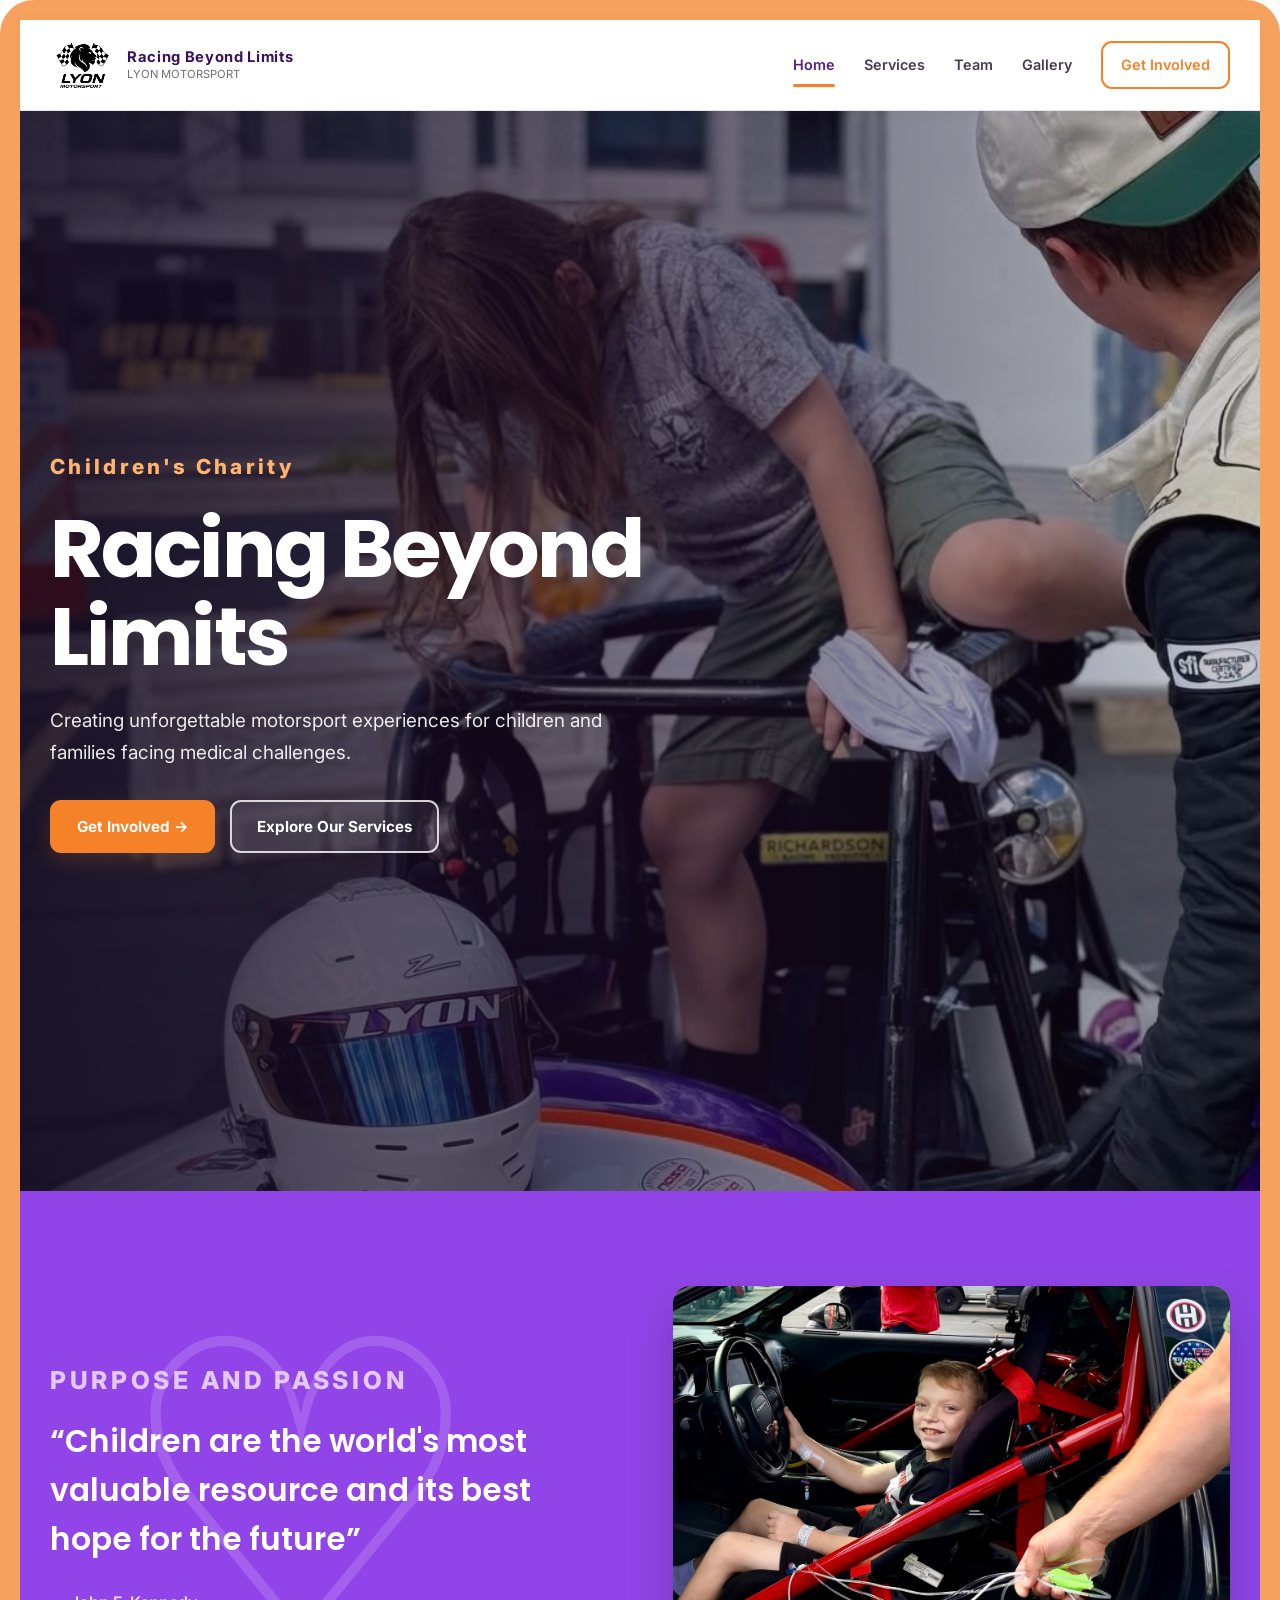
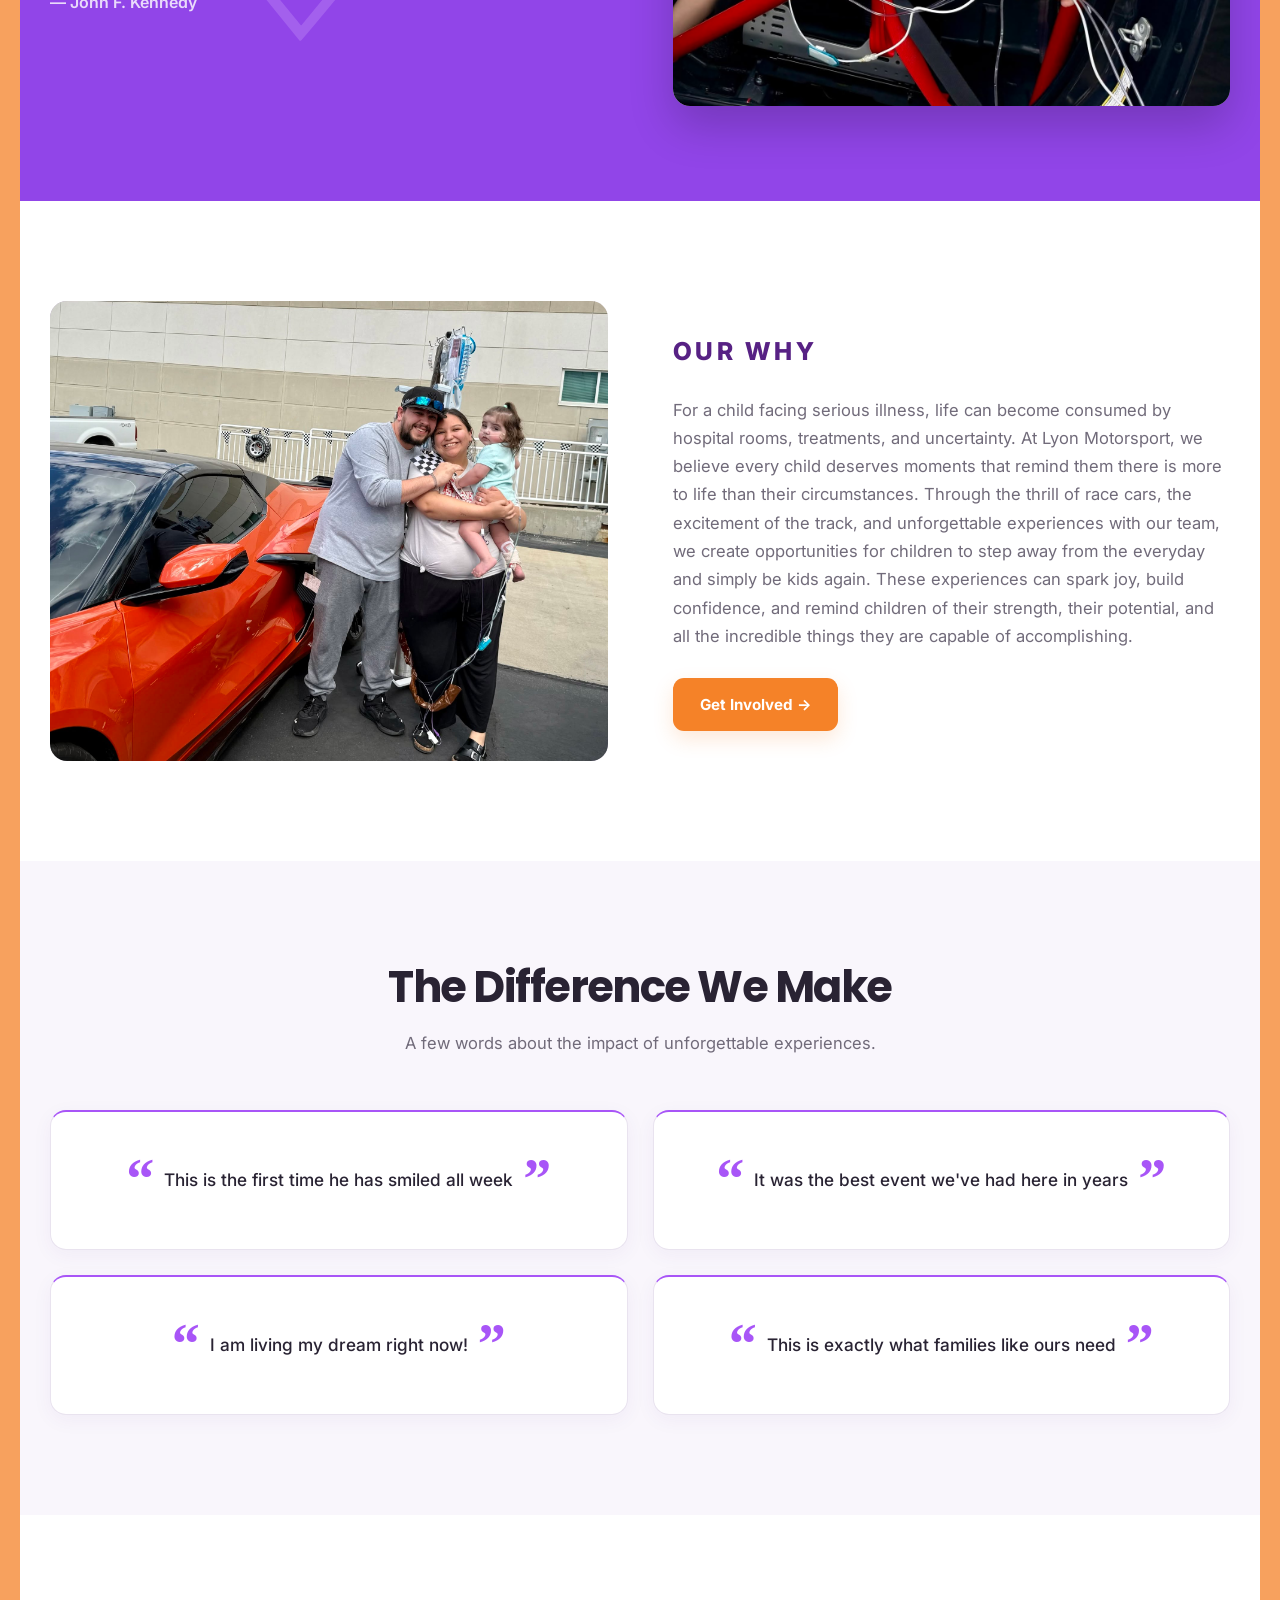
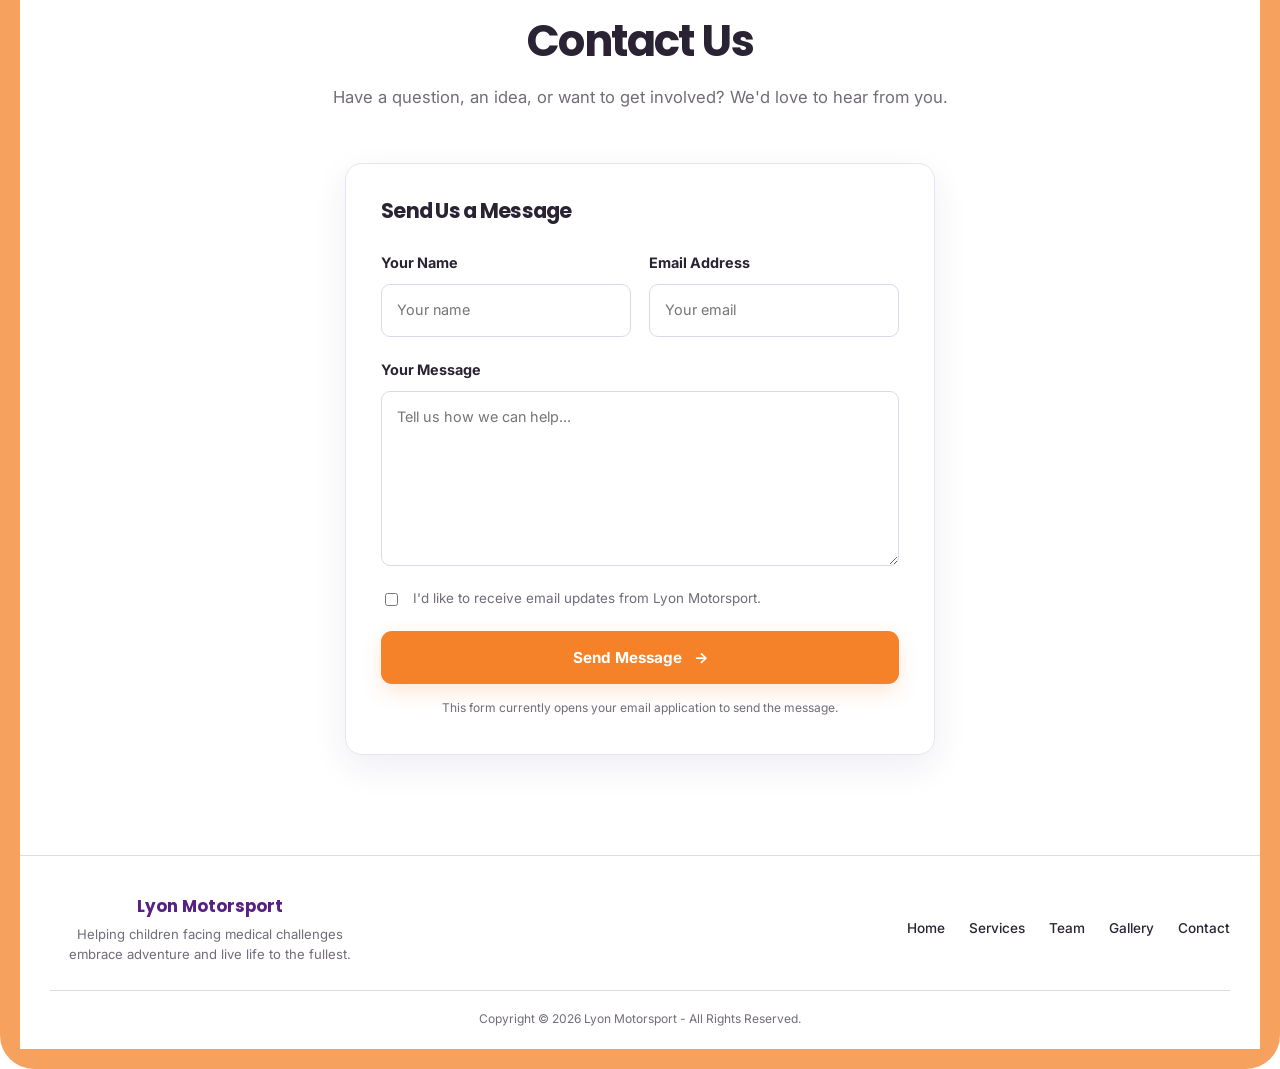
<file: index.html>
<!DOCTYPE html>
<html lang="en">
<head>
  <meta charset="UTF-8">
  <meta name="viewport" content="width=device-width, initial-scale=1">
  <meta name="description" content="Lyon Motorsport creates meaningful motorsport experiences for children and families.">
  <title>Home | Lyon Motorsport</title>
  <link rel="stylesheet" href="style.css">
</head>
<body data-page="home">
  <div id="app"></div>
  <script src="content.js"></script>
  <script src="script.js"></script>
</body>
</html>
</file>
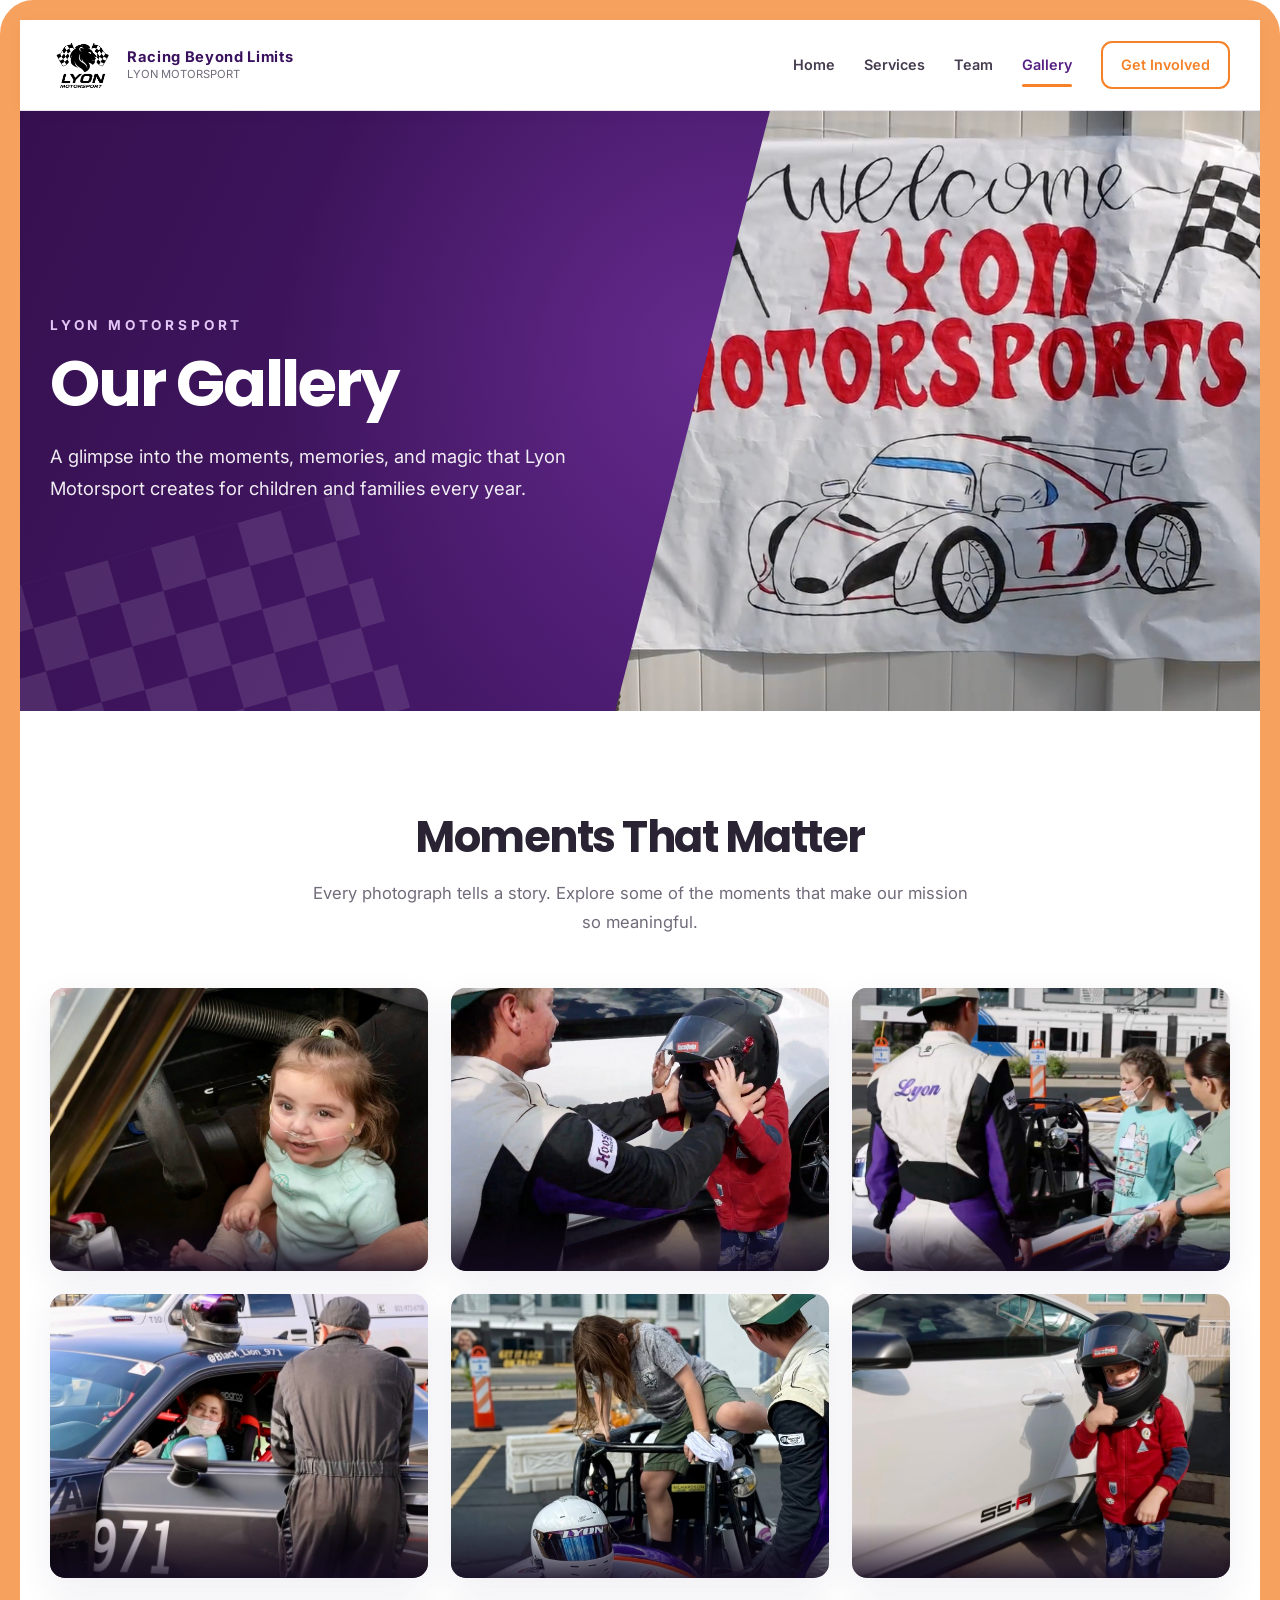
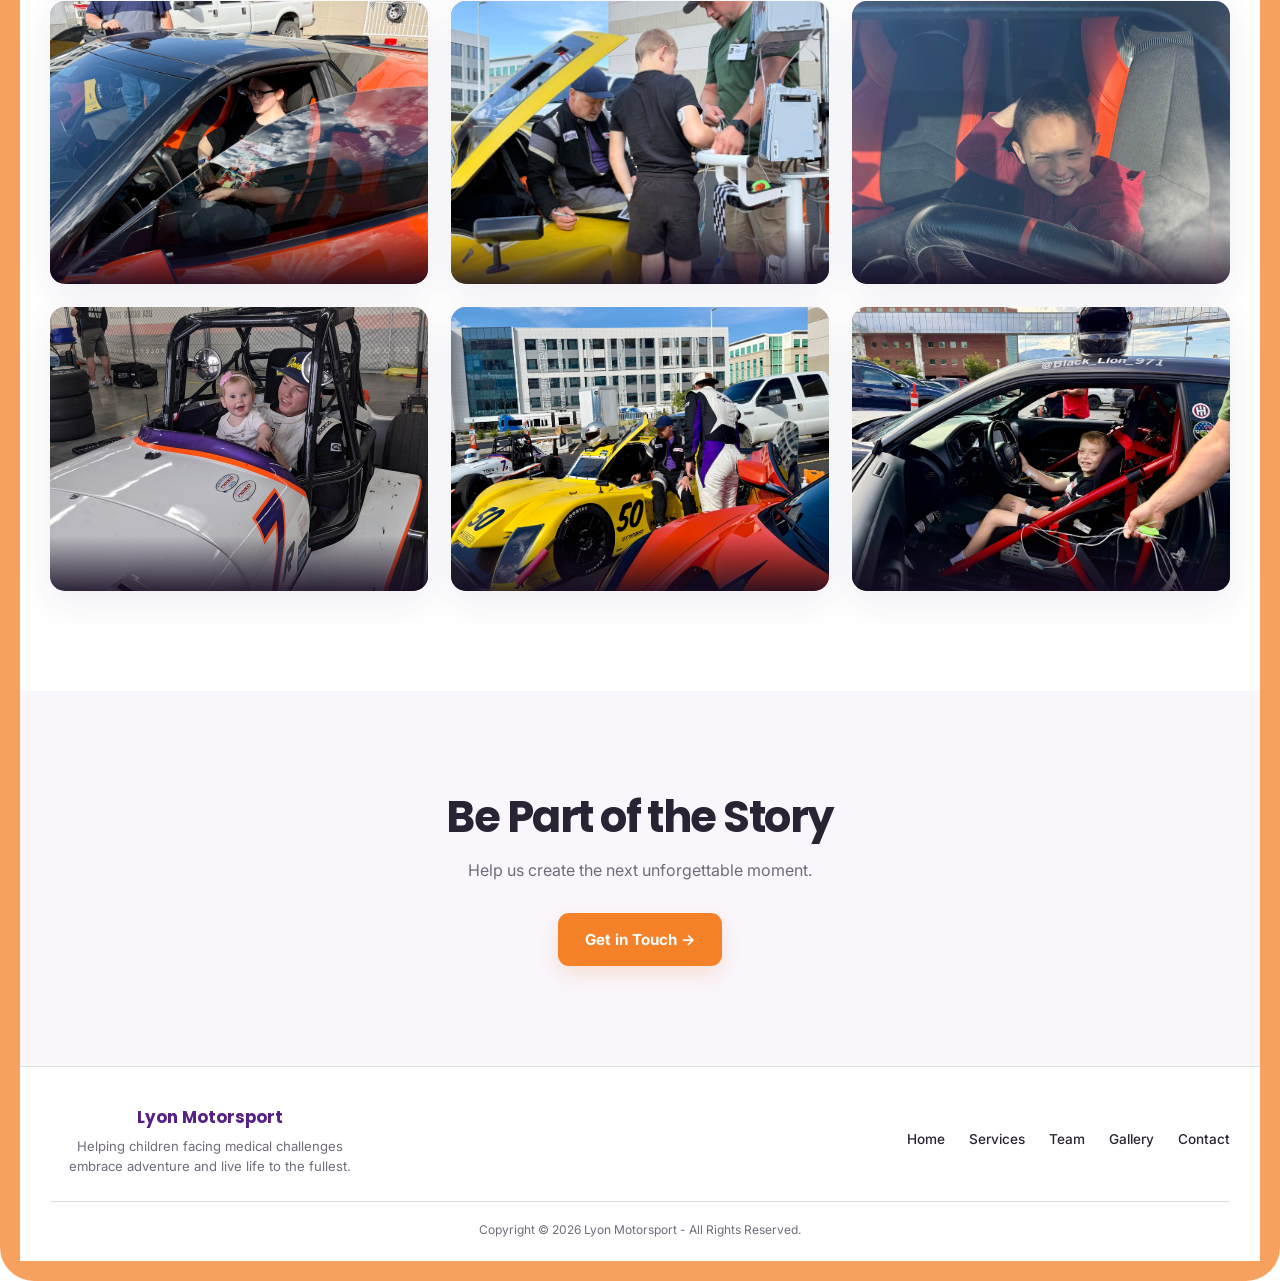
<file: gallery.html>
<!DOCTYPE html>
<html lang="en">
<head>
  <meta charset="UTF-8">
  <meta name="viewport" content="width=device-width, initial-scale=1">
  <meta name="description" content="Lyon Motorsport creates meaningful motorsport experiences for children and families.">
  <title>Gallery | Lyon Motorsport</title>
  <link rel="stylesheet" href="style.css">
</head>
<body data-page="gallery">
  <div id="app"></div>
  <script src="content.js"></script>
  <script src="script.js"></script>
</body>
</html>
</file>
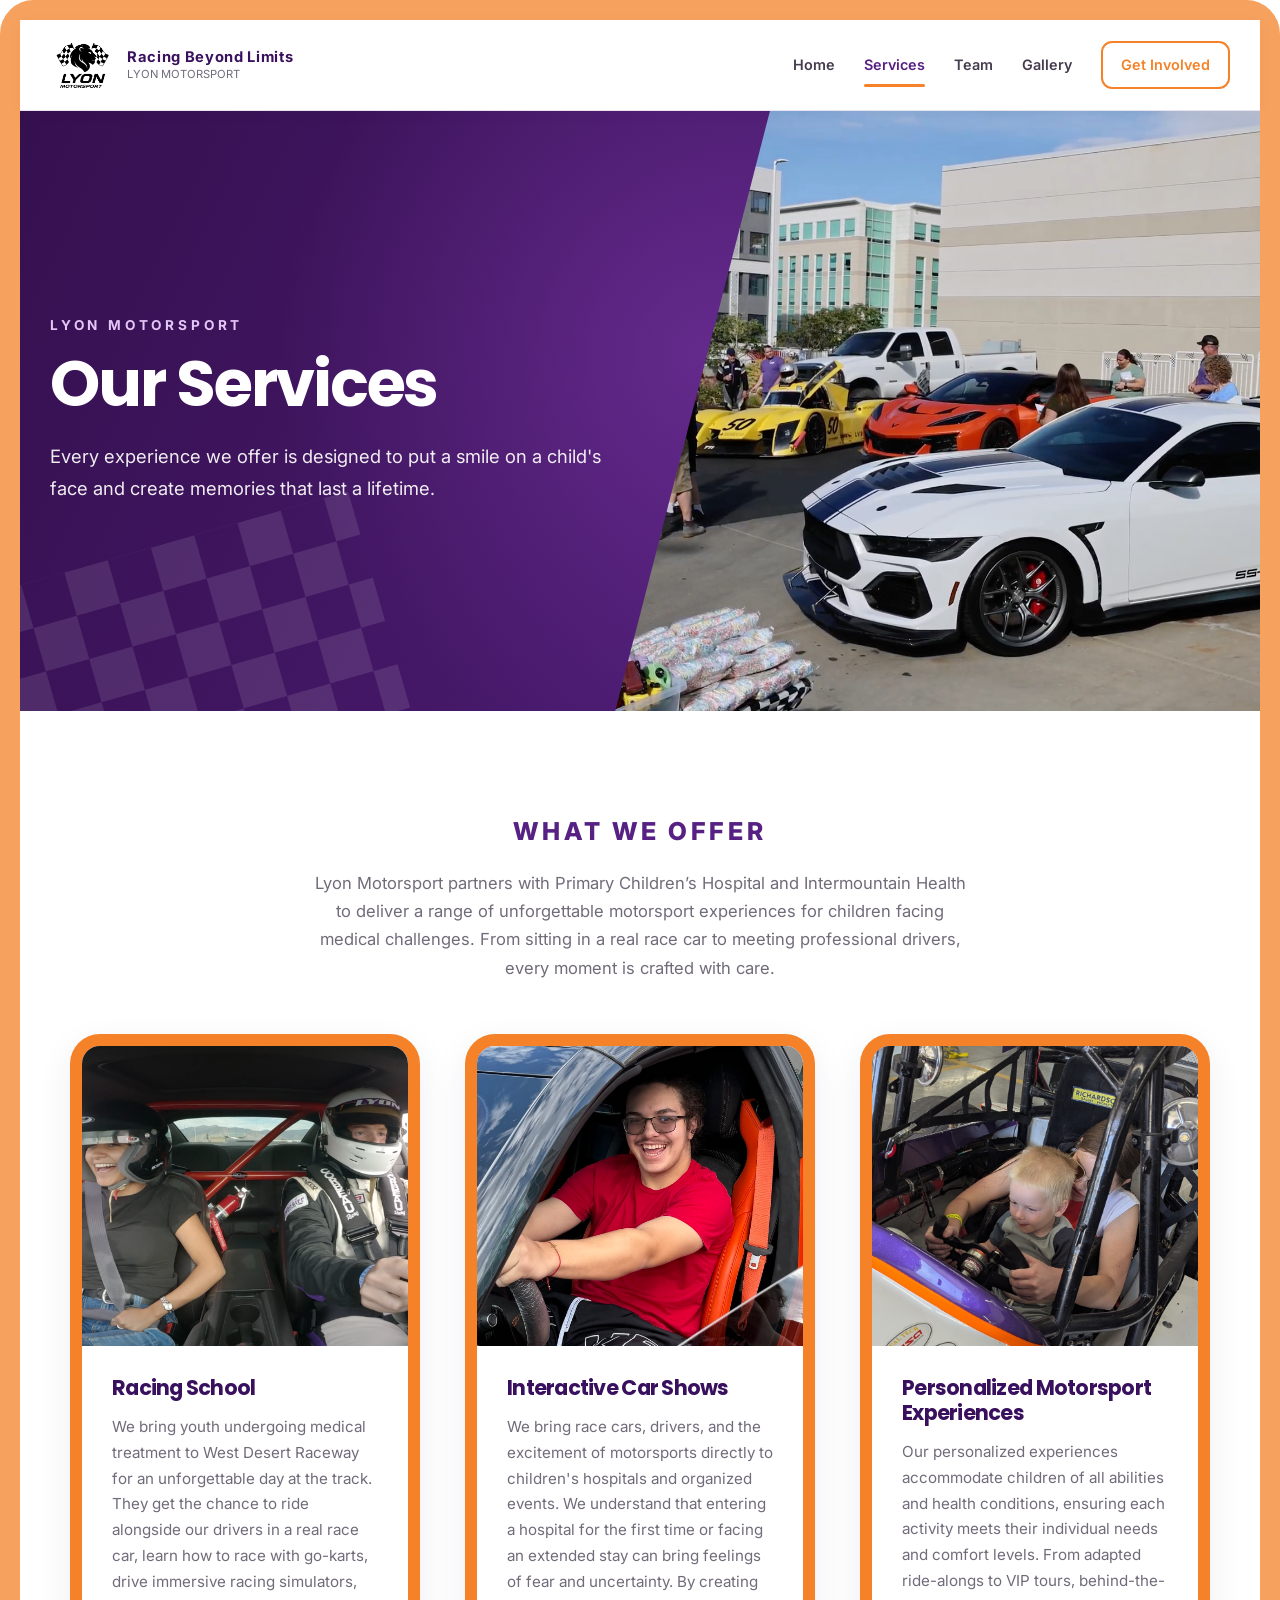
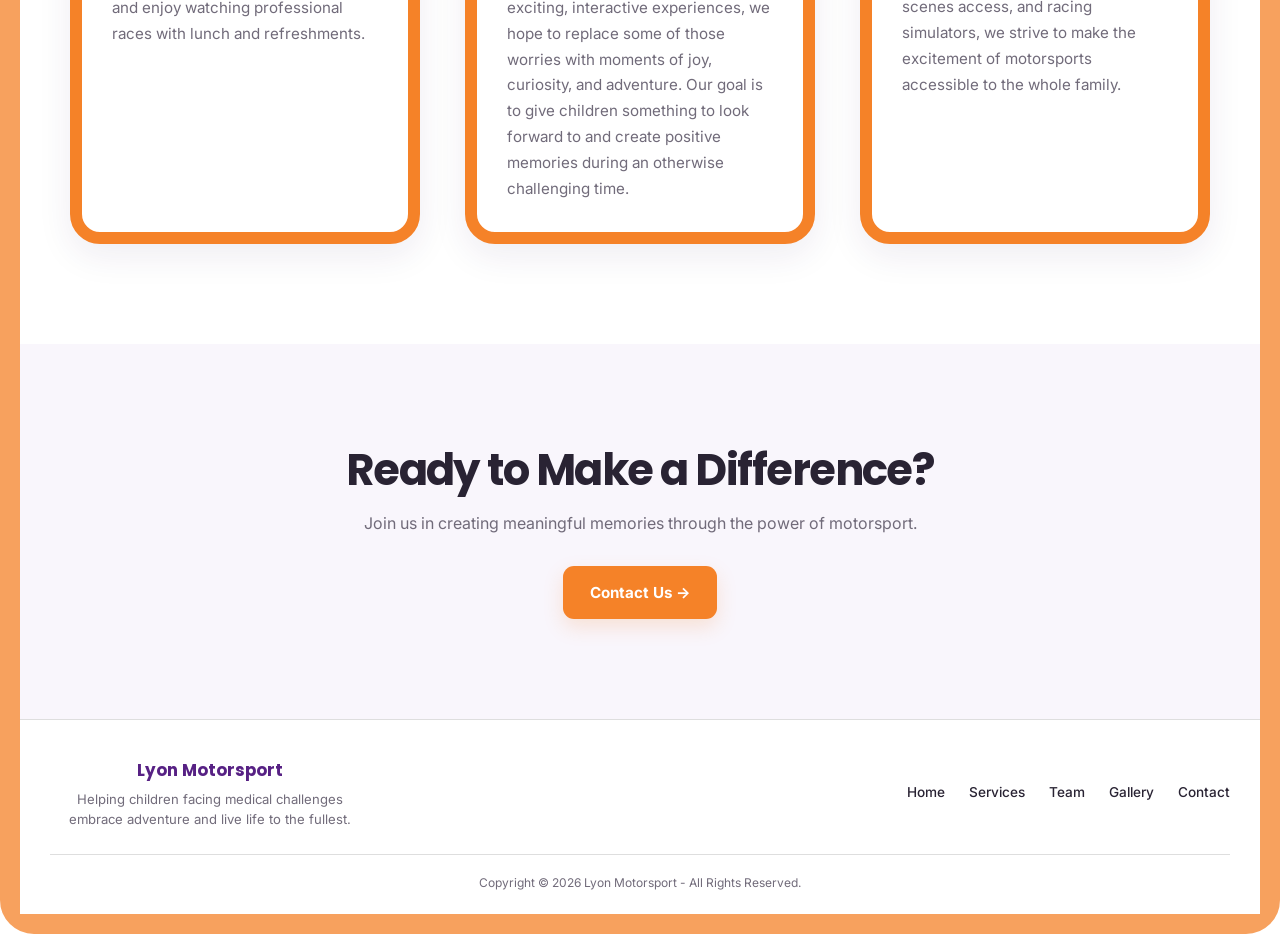
<file: services.html>
<!DOCTYPE html>
<html lang="en">
<head>
  <meta charset="UTF-8">
  <meta name="viewport" content="width=device-width, initial-scale=1">
  <meta name="description" content="Lyon Motorsport creates meaningful motorsport experiences for children and families.">
  <title>Services | Lyon Motorsport</title>
  <link rel="stylesheet" href="style.css">
</head>
<body data-page="services">
  <div id="app"></div>
  <script src="content.js"></script>
  <script src="script.js"></script>
</body>
</html>
</file>
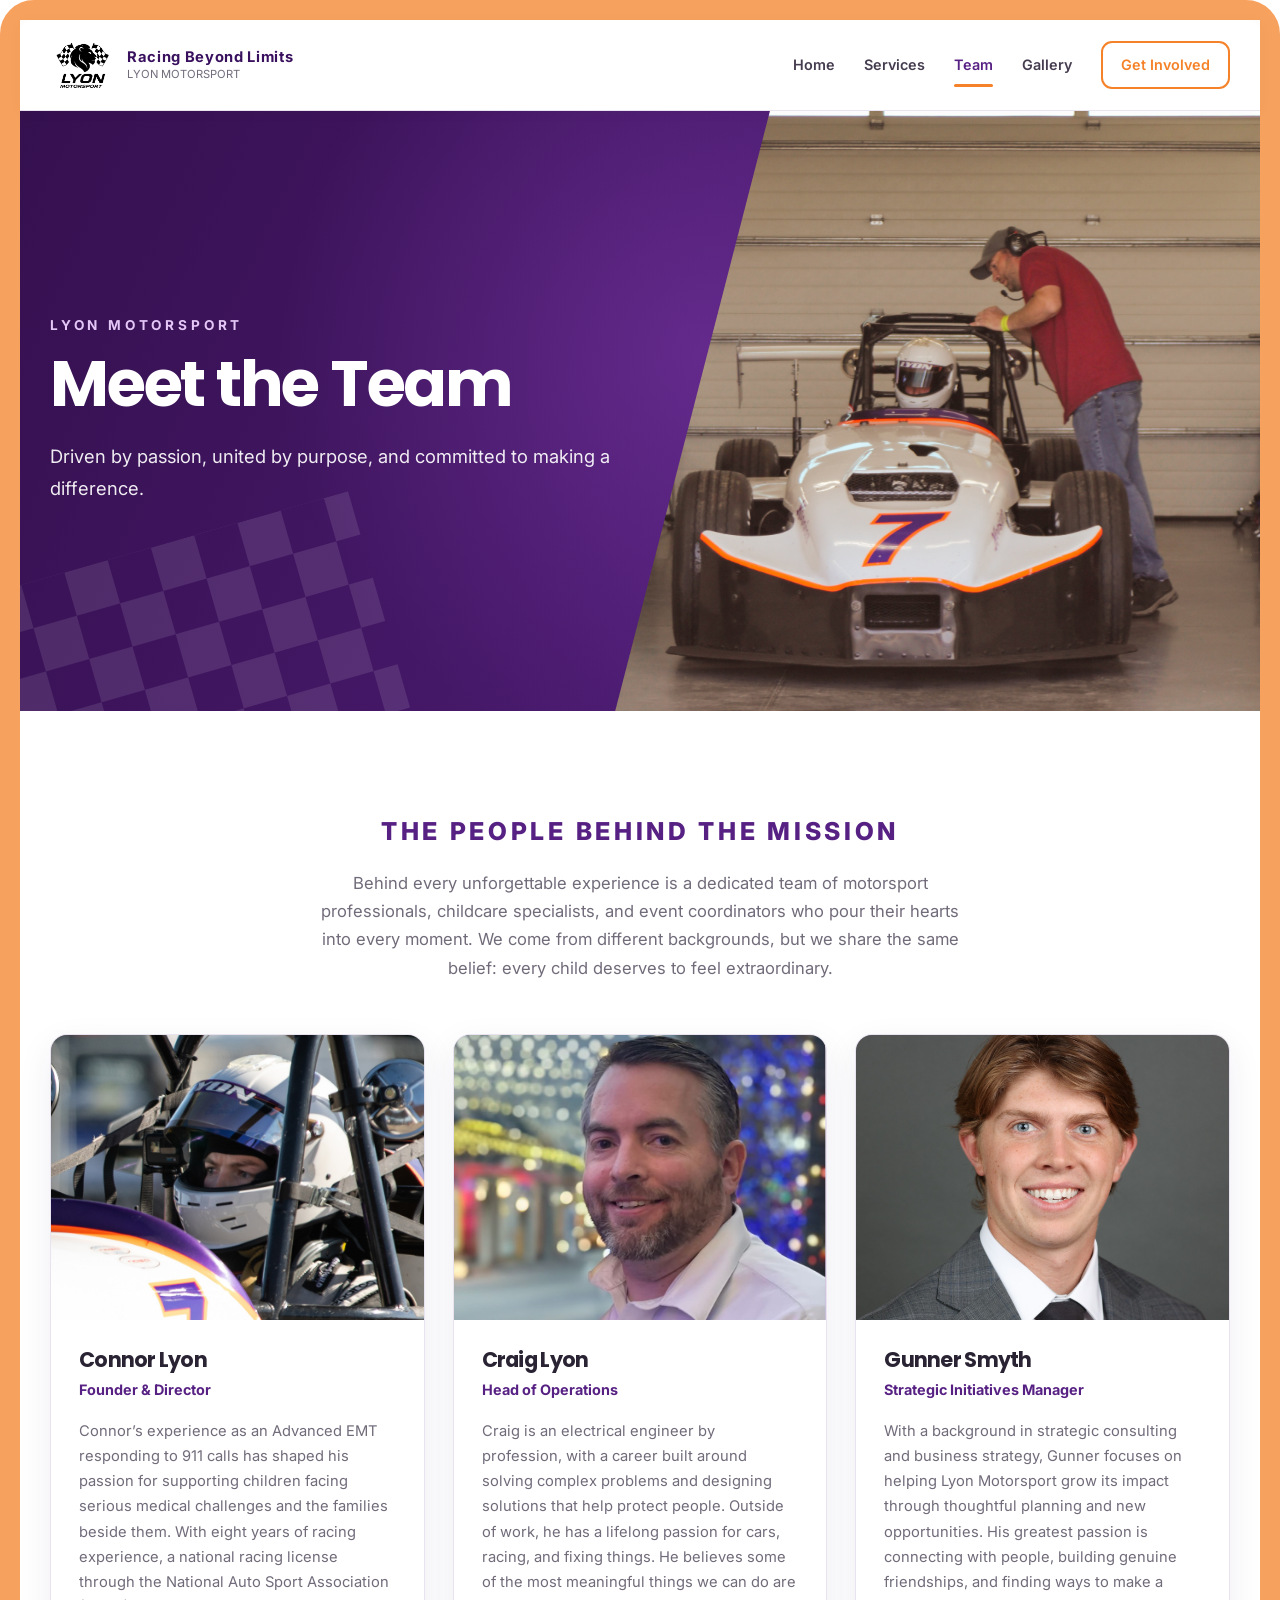
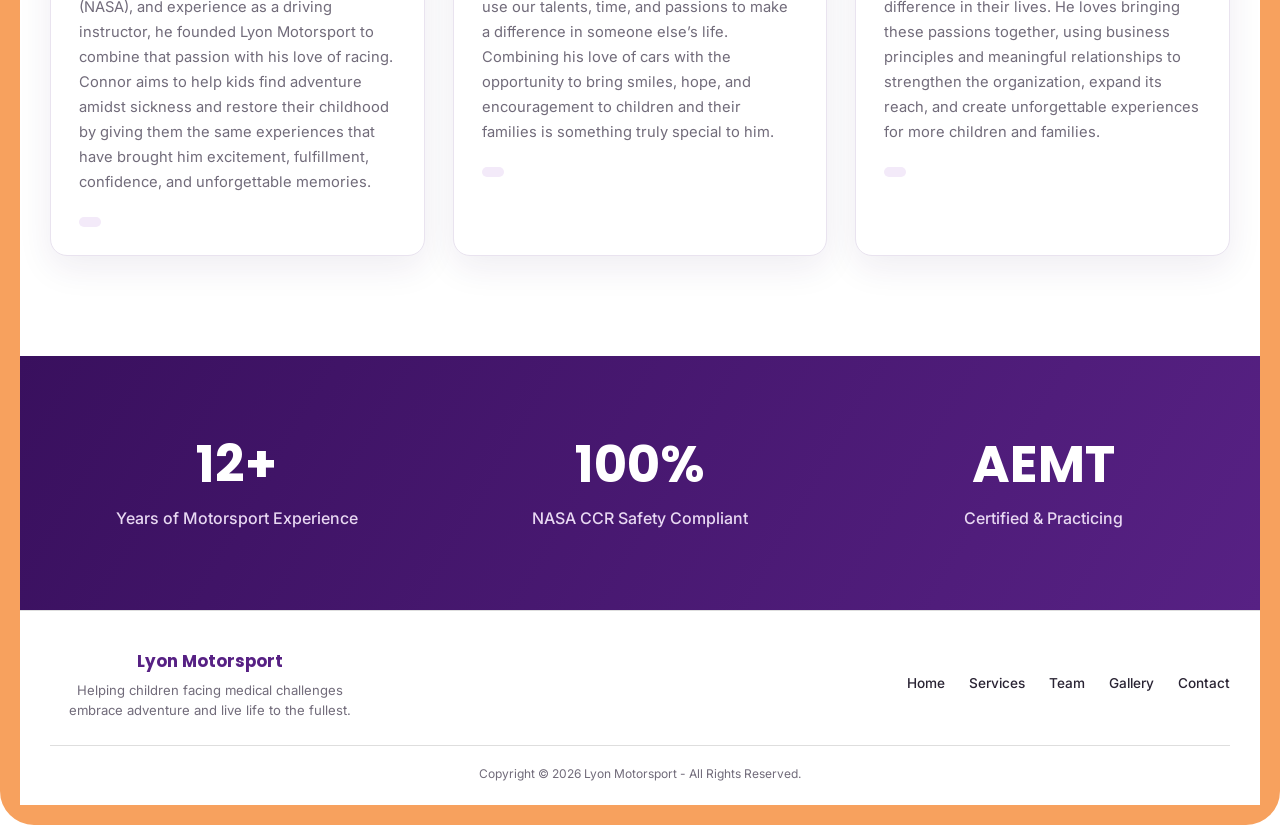
<file: team.html>
<!DOCTYPE html>
<html lang="en">
<head>
  <meta charset="UTF-8">
  <meta name="viewport" content="width=device-width, initial-scale=1">
  <meta name="description" content="Lyon Motorsport creates meaningful motorsport experiences for children and families.">
  <title>Team | Lyon Motorsport</title>
  <link rel="stylesheet" href="style.css">
</head>
<body data-page="team">
  <div id="app"></div>
  <script src="content.js"></script>
  <script src="script.js"></script>
</body>
</html>
</file>
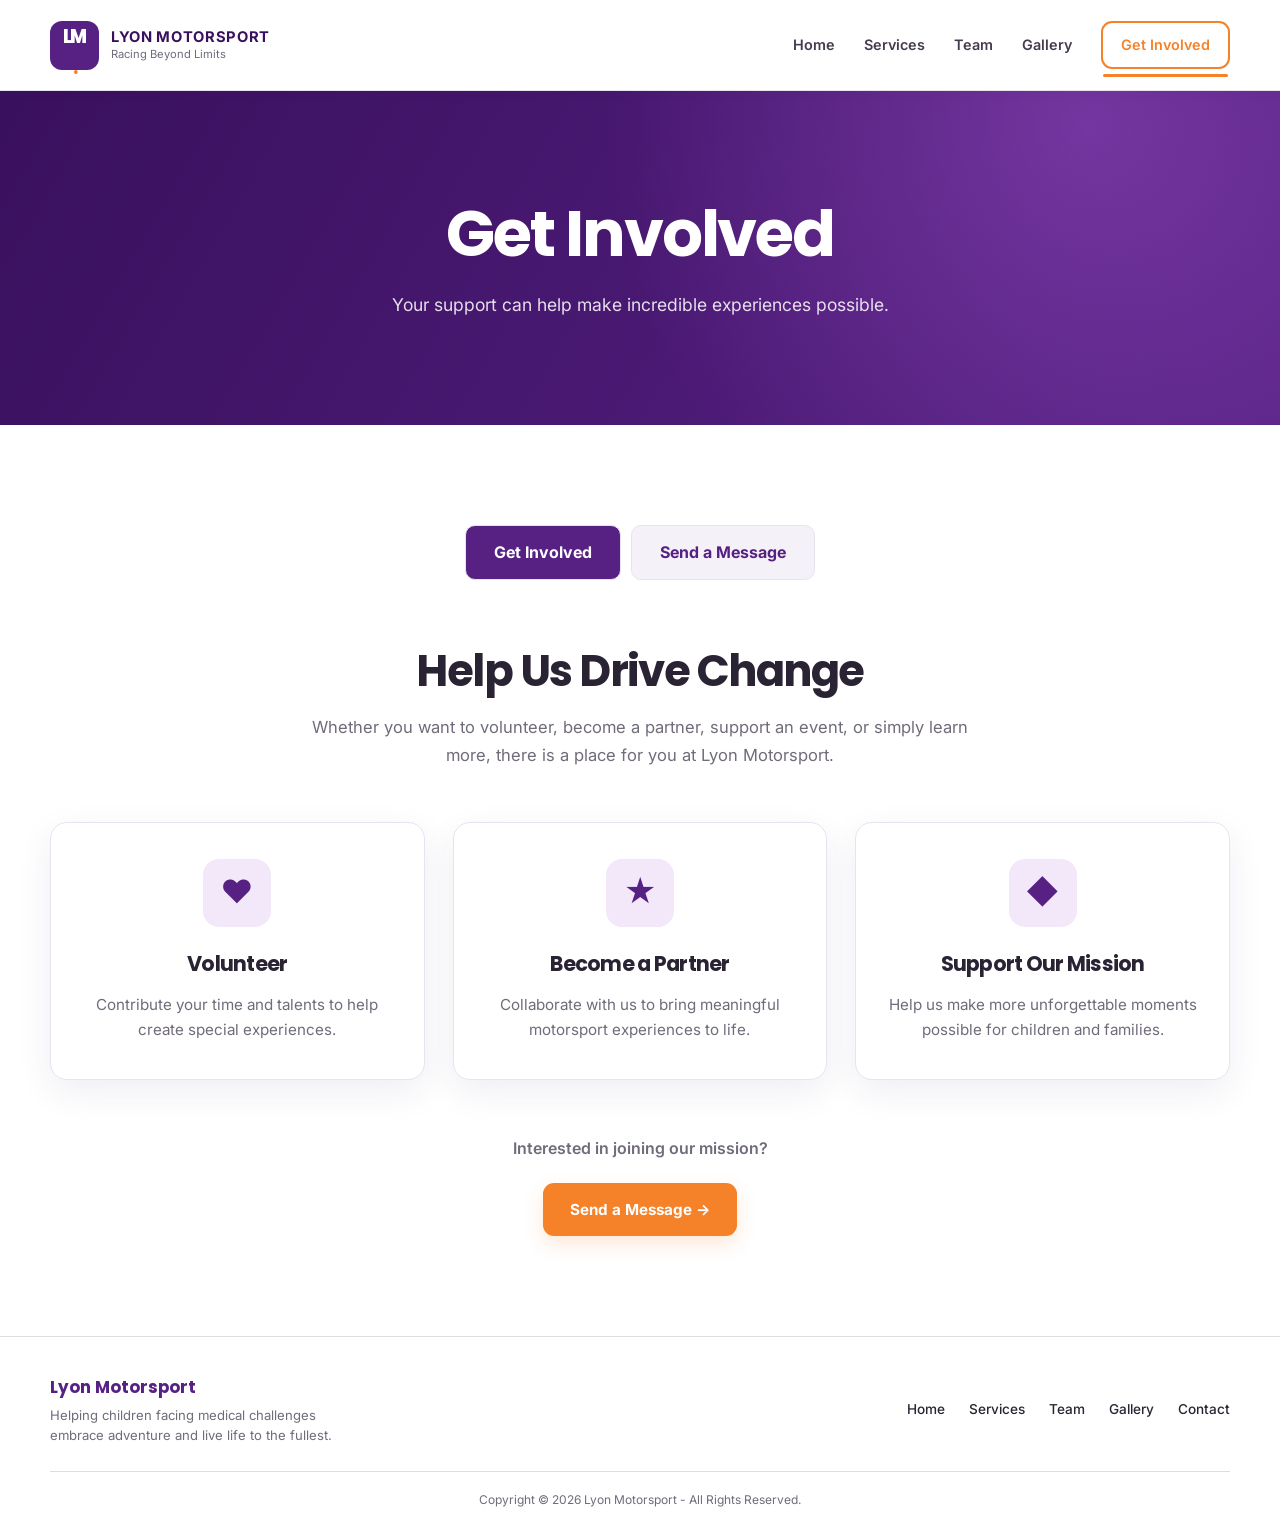
<file: Lyon Motorsport/get-involved.html>
<!DOCTYPE html>
<html lang="en">
<head>
  <meta charset="UTF-8">
  <meta name="viewport" content="width=device-width, initial-scale=1">
  <meta name="description" content="Lyon Motorsport creates meaningful motorsport experiences for children and families.">
  <title>Get Involved | Lyon Motorsport</title>
  <link rel="stylesheet" href="style.css">
</head>
<body data-page="involved">
  <div id="app"></div>
  <script src="content.js"></script>
  <script src="script.js"></script>
</body>
</html>
</file>
<file: style.css>
@import url('https://fonts.googleapis.com/css2?family=Inter:wght@400;500;600;700;800&family=Poppins:wght@400;500;600;700;800&display=swap');

/* =========================
   GLOBAL DESIGN SETTINGS
   Change colors here.
========================= */

:root {
  --purple: #572184;
  --purple-dark: #39105e;
  --purple-light: #7836a2;
  --orange: #f58228;
  --orange-hover: #e76e16;

  --text: #292333;
  --text-muted: #716b7a;
  --white: #ffffff;
  --background: #ffffff;
  --soft-background: #f9f6fc;
  --border: #e9e3ef;

  --radius: 17px;
  --shadow: 0 12px 35px rgba(55, 25, 85, 0.08);

  --max-width: 1180px;
}

* {
  box-sizing: border-box;
}

html {
  scroll-behavior: smooth;
}

body {
  margin: 0;
  background: var(--background);
  color: var(--text);
  font-family: "Inter", sans-serif;
  line-height: 1.7;
}

button,
input,
textarea {
  font: inherit;
}

button {
  cursor: pointer;
}

a {
  color: inherit;
  text-decoration: none;
}

img {
  display: block;
  max-width: 100%;
}

[hidden] {
  display: none !important;
}

.container {
  width: min(var(--max-width), calc(100% - 48px));
  margin-inline: auto;
}

h1,
h2,
h3,
h4 {
  font-family: "Poppins", sans-serif;
  line-height: 1.2;
  letter-spacing: -0.035em;
}

h1,
h2,
h3,
p {
  margin-top: 0;
}

h1 {
  font-size: clamp(2.8rem, 5vw, 4.5rem);
}

h2 {
  font-size: clamp(2rem, 3.4vw, 2.9rem);
}

h3 {
  font-size: 1.3rem;
}

p {
  color: var(--text-muted);
}

button:focus-visible,
a:focus-visible,
input:focus-visible,
textarea:focus-visible {
  outline: 3px solid var(--orange);
  outline-offset: 3px;
}

/* =========================
   NAVIGATION
========================= */

.site-header {
  position: sticky;
  top: 0;
  z-index: 100;
  background: rgba(255, 255, 255, 0.98);
  border-bottom: 1px solid var(--border);
  box-shadow: 0 2px 14px rgba(0, 0, 0, 0.03);
}

.header-inner {
  display: flex;
  justify-content: space-between;
  align-items: center;
  gap: 25px;
  min-height: 90px;
}

.brand {
  display: flex;
  align-items: center;
  gap: 12px;
  flex-shrink: 0;
}

.brand-symbol {
  display: grid;
  place-items: center;
  width: 49px;
  height: 49px;
  border-radius: 12px;
  background: var(--purple);
  color: white;
  font-family: "Poppins", sans-serif;
  font-weight: 800;
  font-size: 1.15rem;
  letter-spacing: -0.1em;
}

.brand-dot {
  color: var(--orange);
}

.brand-words {
  display: flex;
  flex-direction: column;
  line-height: 1.4;
}

.brand-words strong {
  color: var(--purple-dark);
  font-size: 0.92rem;
  letter-spacing: 0.045em;
}

.brand-words small {
  color: var(--text-muted);
  font-size: 0.7rem;
}

.nav-links {
  display: flex;
  align-items: center;
  gap: 29px;
}

.nav-links a {
  color: #453c4f;
  font-size: 0.9rem;
  font-weight: 600;
  transition: color 0.2s ease;
}

.nav-links a:hover,
.nav-links a.active {
  color: var(--purple);
}

.nav-links a.active {
  position: relative;
}

.nav-links a.active::after {
  content: "";
  position: absolute;
  left: 0;
  right: 0;
  bottom: -10px;
  height: 3px;
  border-radius: 4px;
  background: var(--orange);
}

.menu-toggle {
  display: none;
  background: transparent;
  border: 0;
  padding: 8px;
}

.menu-toggle span {
  display: block;
  height: 3px;
  width: 25px;
  background: var(--purple);
  border-radius: 3px;
  margin: 5px 0;
}

/* =========================
   BUTTONS
========================= */

.btn {
  display: inline-flex;
  align-items: center;
  justify-content: center;
  gap: 12px;
  border: 2px solid transparent;
  border-radius: 11px;
  padding: 14px 25px;
  font-weight: 700;
  font-size: 0.95rem;
  line-height: 1.4;
  transition:
    transform 0.2s ease,
    background 0.2s ease,
    box-shadow 0.2s ease;
}

.btn:hover {
  transform: translateY(-2px);
}

.btn-orange {
  color: white;
  background: var(--orange);
  box-shadow: 0 8px 20px rgba(245, 130, 40, 0.18);
}

.btn-orange:hover {
  background: var(--orange-hover);
}

.btn-outline-white {
  color: white;
  border-color: rgba(255, 255, 255, 0.8);
  background: rgba(255, 255, 255, 0.08);
}

.btn-outline-white:hover {
  background: rgba(255, 255, 255, 0.2);
}

.btn-wide {
  width: 100%;
}

.button-group {
  display: flex;
  flex-wrap: wrap;
  align-items: center;
  gap: 15px;
}

/* =========================
   SECTIONS AND HEADINGS
========================= */

.section {
  padding: 100px 0;
}

.section-soft {
  background: var(--soft-background);
}

.eyebrow {
  display: block;
  color: var(--purple);
  font-size: 1.54rem;
  font-weight: 800;
  letter-spacing: 0.15em;
  text-transform: uppercase;
  margin-bottom: 16px;
}

.eyebrow.light {
  color: #e3c8f8;
}

.section-intro {
  max-width: 780px;
  margin: 0 auto 52px;
  text-align: center;
}

.section-intro h2 {
  margin-bottom: 16px;
}

.section-intro p {
  max-width: 660px;
  margin: 0 auto;
  font-size: 1.04rem;
}

.page-hero {
  color: white;
  padding: 105px 0;
  text-align: center;
  background:
    radial-gradient(circle at 85% 10%, rgba(160, 84, 205, 0.45), transparent 43%),
    linear-gradient(120deg, var(--purple-dark), var(--purple));
}

.page-hero h1 {
  color: white;
  margin-bottom: 17px;
}

.page-hero p {
  color: rgba(255, 255, 255, 0.86);
  max-width: 670px;
  margin: auto;
  font-size: 1.1rem;
}

/* =========================
   PHOTOGRAPHS
========================= */

.photo {
  position: relative;
  overflow: hidden;
  background:
    linear-gradient(135deg, #b7a1c8, #eee8f3 50%, #d0bddc);
  border-radius: var(--radius);
  min-height: 190px;
}

.photo::before {
  content: "";
  position: absolute;
  inset: 0;
  background:
    repeating-linear-gradient(
      -35deg,
      transparent 0,
      transparent 35px,
      rgba(255, 255, 255, 0.05) 35px,
      rgba(255, 255, 255, 0.05) 70px
    );
}

.photo-fallback {
  position: absolute;
  inset: 0;
  display: flex;
  align-items: center;
  justify-content: center;
  text-align: center;
  padding: 25px;
  color: var(--purple-dark);
  font-weight: 700;
  z-index: 0;
}

.photo img {
  position: absolute;
  inset: 0;
  width: 100%;
  height: 100%;
  object-fit: cover;
  z-index: 1;
}

/* =========================
   HOMEPAGE HERO
========================= */

.home-hero {
  position: relative;
  display: flex;
  align-items: center;
  min-height: 1050px;
  overflow: hidden;
  background: #201626;
}

.home-hero > .hero-photo {
  position: absolute;
  inset: 0;
  width: 100%;
  height: 100%;
  border-radius: 0;
  background: linear-gradient(120deg, #1e122d, #785294);
  
}

/* Adjust hero image positioning */

/* Full-screen desktop */


/* Blurred background fills the banner */


/* Blurred background */

.home-hero .hero-blur {
  display: none;
}

/* Clear photograph */

.home-hero .hero-main {
  position: absolute;
  inset: 0;
  width: 100%;
  height: 100%;
  object-fit: cover;
  object-position: 50% 18%;
  transform: none;
}







.home-hero .photo-fallback {
  color: rgba(255, 255, 255, 0.4);
}

.home-hero::after {
  content: "";
  position: absolute;
  inset: 0;
  background:
    linear-gradient(
      90deg,
      rgba(20, 10, 33, 0.86),
      rgba(28, 13, 42, 0.57) 55%,
      rgba(25, 12, 34, 0.2)
    );
  z-index: 1;
}

.hero-content {
  position: relative;
  z-index: 2;
  padding: 100px 0;
}

.hero-content h1 {
  max-width: 760px;
  margin-bottom: 23px;
  color: white;
  font-size: clamp(3.2rem, 6.4vw, 5.6rem);
  line-height: 1.08;
}

.hero-content p {
  max-width: 620px;
  color: rgba(255, 255, 255, 0.9);
  font-size: 1.18rem;
  margin-bottom: 31px;
}

.hero-eyebrow {
  display: block;
  color: #ffb46f;
  font-weight: 800;
  letter-spacing: 0.16em;
  font-size: 1.3rem;
  margin-bottom: 21px;
}

/* =========================
   HOMEPAGE QUOTE AND WHY
========================= */

.purple-feature {
  padding: 95px 0;
  background:
    linear-gradient(125deg, var(--purple-dark), var(--purple));
}

.split-grid {
  display: grid;
  grid-template-columns: 1fr 1fr;
  gap: 65px;
  align-items: center;
}

.quote-content {
  color: white;
}

.big-heart {
  display: inline-block;
  font-size: 3.6rem;
  line-height: 1;
  color: #ffab62;
  margin-bottom: 24px;
}

.quote-content blockquote {
  padding: 0;
  margin: 0 0 26px;
  font-family: "Poppins", sans-serif;
  font-size: clamp(1.45rem, 2.45vw, 2.3rem);
  font-weight: 600;
  line-height: 1.55;
}

.quote-author {
  color: rgba(255, 255, 255, 0.8);
  font-weight: 600;
}


/* Purpose and Passion photo */

.feature-photo {
  height: 420px;
  box-shadow: 0 20px 45px rgba(0, 0, 0, 0.2);
}

.feature-photo img {
  object-fit: cover;
  object-position: 90% 50%;
}

/* Our Why photo */

.why-photo {
  height: 460px;
}

.why-photo img {
  object-fit: cover;
  object-position: 95% 50%;
}


.split-copy h2 {
  margin-bottom: 23px;
}

.split-copy p {
  font-size: 1.04rem;
  margin-bottom: 28px;
}

/* =========================
   TESTIMONIALS
   Quote-only boxes
========================= */

.testimonial-grid {
  display: grid;
  grid-template-columns: repeat(2, 1fr);
  gap: 25px;
}


/* Testimonial cards */

.testimonial-card {
  display: flex;
  align-items: center;
  min-height: 140px;
  background: white;
  border: 1px solid var(--border);
  border-top: 2px solid #a855f7;
  border-radius: 16px;
  padding: 28px 30px;
  box-shadow: 0 5px 20px rgba(87, 33, 132, 0.05);
  transition: transform 0.25s ease, box-shadow 0.25s ease;
}

/* Hover animation */

.testimonial-card:hover {
  transform: translateY(-5px);
  box-shadow: 0 14px 30px rgba(135, 58, 200, 0.18);
}

/* Testimonial text */

  
.testimonial-card p {
  display: flex;
  align-items: center;
  justify-content: center;
  width: 100%;
  gap: 10px;
  margin: 0;
  text-align: center;
  color: var(--text);
  font-size: 1.08rem;
  font-weight: 500;
  line-height: 1.7;
}


/* Large purple quotation marks */

.quote-mark {
  color: #a855f7;
  font-family: Georgia, serif;
  font-size: 3.5rem;
  font-weight: bold;
  line-height: 0.7;
  flex-shrink: 0;
}

/* Text between the quotation marks */

.quote-text {
  flex: 0 1 auto;
  text-align: center;
}

/* Mobile adjustments */

@media (max-width: 760px) {
  .testimonial-card {
    min-height: 120px;
    padding: 22px;
  }

  .quote-mark {
    font-size: 2.7rem;
  }

  .testimonial-card p {
    font-size: 1rem;
  }
}


/* =========================
   SHARED CARDS
========================= */

.card-grid {
  display: grid;
  grid-template-columns: repeat(3, minmax(0, 1fr));
  gap: 28px;
}

.service-card,
.team-card,
.opportunity-card {
  border-radius: var(--radius);
  overflow: hidden;
  background: white;
  border: 1px solid var(--border);
  box-shadow: var(--shadow);
}

/* SERVICES PAGE — CARD SPACING */

.services-grid {
  gap: 45px;
}

/* Give the three cards more horizontal space */
.services-grid {
  width: min(1400px, calc(100vw - 140px));
  position: relative;
  left: 50%;
  transform: translateX(-50%);
}

/* Make cards taller */
.services-grid .service-card {
  min-height: 560px;
}

/* Make the photographs taller */
.services-grid .service-photo {
  height: 300px;
}

/* SERVICES PAGE — ORANGE CARD BORDERS */

.services-grid .service-card {
  border: 12px solid var(--orange);
  border-radius: 30px;
}


.service-photo {
  height: 245px;
  border-radius: 0;
}

/* First service image */
.services-grid > .service-card:nth-child(1) .service-photo img {
  transform: scale(1.3) translateX(-5%);
  object-position: 25% 25%;
}

/* Second service image */
.services-grid > .service-card:nth-child(2) .service-photo img {
   transform: scale(1.1) translateX(5%) translateY(4.5%);
   object-position: 110% 50%;
   
}

/* Third service image */
.services-grid > .service-card:nth-child(3) .service-photo img {
  transform: scale(1.3) translateX(-5%) translateY(-8%);
  object-position: 70% 35%;
}


.service-copy {
  padding: 30px;
}

.service-copy h3 {
  color: var(--purple-dark);
  margin-bottom: 13px;
}

.service-copy p {
  margin-bottom: 0;
  font-size: 0.95rem;
}

.centered-cta {
  text-align: center;
}

.centered-cta h2 {
  margin-bottom: 14px;
}

.centered-cta p {
  max-width: 650px;
  margin: 0 auto 29px;
}

/* =========================
   TEAM PAGE
========================= */

.team-photo {
  height: 285px;
  border-radius: 0;
}

.team-copy {
  padding: 28px;
}

.team-copy h3 {
  margin-bottom: 5px;
}

.team-role {
  display: block;
  color: var(--purple);
  font-size: 0.9rem;
  font-weight: 700;
  margin-bottom: 17px;
}

.team-copy p {
  font-size: 0.92rem;
  margin-bottom: 22px;
}

.team-tags {
  display: flex;
  flex-wrap: wrap;
  gap: 8px;
}

.team-tags span {
  background: #f3eaf9;
  color: var(--purple);
  font-size: 0.75rem;
  font-weight: 700;
  padding: 5px 11px;
  border-radius: 30px;
}

.stats-band {
  background: linear-gradient(120deg, var(--purple-dark), var(--purple));
  padding: 78px 0;
}

.stats-grid {
  display: grid;
  grid-template-columns: repeat(3, 1fr);
  gap: 30px;
  text-align: center;
}

.stat strong {
  display: block;
  font-family: "Poppins", sans-serif;
  font-size: clamp(2.5rem, 4vw, 4rem);
  color: white;
  line-height: 1.2;
}

.stat span {
  display: block;
  margin-top: 10px;
  color: #e8d8f2;
  font-weight: 500;
}

/* =========================
   GALLERY PAGE
========================= */

.gallery-filters {
  display: flex;
  justify-content: center;
  flex-wrap: wrap;
  gap: 12px;
  margin-bottom: 45px;
}

.filter-btn {
  background: #f5eff9;
  border: 1px solid #ebe0f2;
  border-radius: 9px;
  padding: 11px 19px;
  color: var(--purple);
  font-weight: 700;
  transition: 0.2s ease;
}

.filter-btn:hover {
  background: #e9dcf2;
}

.filter-btn.selected {
  background: var(--purple);
  border-color: var(--purple);
  color: white;
}

.gallery-grid {
  display: grid;
  grid-template-columns: repeat(3, minmax(0, 1fr));
  gap: 23px;
}

.gallery-item {
  display: block;
  position: relative;
  padding: 0;
  overflow: hidden;
  width: 100%;
  aspect-ratio: 4 / 3;
  border: 0;
  border-radius: 15px;
  background: #eee5f3;
  text-align: left;
  box-shadow: var(--shadow);
}

.gallery-photo {
  position: absolute;
  inset: 0;
  width: 100%;
  height: 100%;
  border-radius: 0;
  transition: transform 0.3s ease;
}

.gallery-item:hover .gallery-photo {
  transform: scale(1.05);
}

.gallery-caption {
  position: absolute;
  z-index: 2;
  left: 0;
  right: 0;
  bottom: 0;
  display: flex;
  flex-direction: column;
  gap: 2px;
  padding: 35px 20px 18px;
  color: white;
  background: linear-gradient(transparent, rgba(20, 10, 33, 0.85));
}

.gallery-caption strong {
  font-size: 1rem;
}

.gallery-caption small {
  opacity: 0.87;
}

.gallery-empty {
  text-align: center;
  margin: 40px auto;
}

.photo-dialog {
  max-width: min(95vw, 1100px);
  max-height: 90vh;
  padding: 16px;
  border: none;
  border-radius: 16px;
  background: white;
  box-shadow: 0 25px 90px rgba(0, 0, 0, 0.35);
}

.photo-dialog::backdrop {
  background: rgba(0, 0, 0, 0.82);
}

.photo-dialog img {
  width: auto;
  max-width: 100%;
  max-height: 75vh;
  object-fit: contain;
  border-radius: 8px;
  margin: auto;
}

.photo-dialog p {
  margin: 12px 5px 0;
  color: var(--text);
  text-align: center;
  font-weight: 600;
}

.dialog-close {
  display: block;
  margin-left: auto;
  margin-bottom: 8px;
  background: transparent;
  color: var(--purple);
  border: none;
  font-size: 2rem;
  line-height: 1;
}

/* =========================
   GET INVOLVED PAGE
========================= */

.involved-tabs {
  display: flex;
  justify-content: center;
  gap: 10px;
  margin-bottom: 65px;
}

.involved-tabs button {
  border: 1px solid var(--border);
  background: #f5f1f8;
  color: var(--purple);
  padding: 13px 28px;
  border-radius: 10px;
  font-weight: 700;
}

.involved-tabs button[aria-selected="true"] {
  background: var(--purple);
  color: white;
}

.opportunity-card {
  padding: 36px 30px;
  text-align: center;
}

.opportunity-icon {
  display: grid;
  place-items: center;
  width: 68px;
  height: 68px;
  border-radius: 16px;
  background: #f3e8fa;
  color: var(--purple);
  font-size: 2rem;
  margin: 0 auto 25px;
}

.opportunity-card h3 {
  margin-bottom: 15px;
}

.opportunity-card p {
  margin: 0;
  font-size: 0.95rem;
}

.involved-bottom {
  margin-top: 55px;
  text-align: center;
}

.involved-bottom p {
  font-weight: 600;
  margin-bottom: 20px;
}

/* =========================
   CONTACT FORMS
========================= */

.contact-layout {
  display: grid;
  grid-template-columns: 0.9fr 1.1fr;
  gap: 65px;
  align-items: start;
}

.contact-details h3 {
  font-size: 1.7rem;
  margin-bottom: 10px;
}

.contact-details > p {
  margin-bottom: 32px;
}

.detail-item {
  display: flex;
  align-items: flex-start;
  gap: 17px;
  margin-bottom: 29px;
}

.detail-icon {
  display: grid;
  place-items: center;
  flex: 0 0 46px;
  width: 46px;
  height: 46px;
  border-radius: 12px;
  background: #f1e7f8;
  color: var(--purple);
  font-size: 1.4rem;
  font-weight: 700;
}

.detail-item strong,
.detail-item a,
.detail-item span {
  display: block;
}

.detail-item strong {
  margin-bottom: 4px;
}

.detail-item a,
.detail-item span {
  color: var(--text-muted);
}

.detail-item a:hover {
  color: var(--purple);
}

.contact-callout {
  background: linear-gradient(135deg, var(--purple), var(--purple-light));
  padding: 28px;
  border-radius: var(--radius);
  color: white;
  font-size: 1.05rem;
  font-weight: 600;
  line-height: 1.8;
  margin-top: 32px;
}

.form-card {
  padding: 35px;
  border-radius: var(--radius);
  border: 1px solid var(--border);
  background: white;
  box-shadow: var(--shadow);
}

.form-card h3 {
  margin-bottom: 27px;
}

.contact-form {
  display: flex;
  flex-direction: column;
  gap: 21px;
}

.form-row {
  display: grid;
  grid-template-columns: 1fr 1fr;
  gap: 18px;
}

.contact-form label:not(.check-row) {
  display: flex;
  flex-direction: column;
  gap: 9px;
  font-size: 0.9rem;
  font-weight: 700;
}

.contact-form input:not([type="checkbox"]),
.contact-form textarea {
  display: block;
  width: 100%;
  border: 1px solid #ded8e5;
  background: white;
  color: var(--text);
  border-radius: 9px;
  padding: 13px 15px;
  outline: none;
  font-weight: 400;
}

.contact-form input:focus,
.contact-form textarea:focus {
  border-color: var(--purple);
  box-shadow: 0 0 0 3px rgba(87, 33, 132, 0.1);
}

.contact-form textarea {
  resize: vertical;
  min-height: 130px;
}

.check-row {
  display: flex;
  gap: 12px;
  align-items: flex-start;
  font-size: 0.84rem;
  font-weight: 400;
  color: var(--text-muted);
  cursor: pointer;
}

.check-row input {
  accent-color: var(--purple);
  margin-top: 6px;
}

.form-note {
  font-size: 0.75rem;
  margin: -7px 0 0;
  text-align: center;
}

/* =========================
   FOOTER
========================= */

.site-footer {
  background: #251433;
  color: white;
  padding: 70px 0 25px;
}

.footer-grid {
  display: grid;
  grid-template-columns: 1.5fr 1fr 1fr;
  gap: 65px;
}

.footer-brand {
  display: inline-block;
  color: white;
  font-family: "Poppins", sans-serif;
  font-size: 1.25rem;
  font-weight: 800;
  margin-bottom: 18px;
  text-align: center;
}

.footer-grid p {
  max-width: 340px;
  font-size: 0.9rem;
  color: #cec1d5;
}

.footer-grid h3 {
  font-size: 1rem;
  margin-bottom: 22px;
}

.footer-grid a:not(.footer-brand) {
  display: block;
  color: #cec1d5;
  font-size: 0.9rem;
  margin-bottom: 12px;
}

.footer-grid a:hover {
  color: white;
}

.footer-bottom {
  display: flex;
  justify-content: space-between;
  gap: 20px;
  border-top: 1px solid rgba(255, 255, 255, 0.14);
  color: #b6a9bf;
  font-size: 0.8rem;
  margin-top: 50px;
  padding-top: 24px;
}

/* =========================
   TABLETS
========================= */

@media (max-width: 1000px) {
  .nav-links {
    gap: 16px;
  }

  .card-grid {
    gap: 17px;
  }

  .split-grid {
    gap: 35px;
  }

  .contact-layout {
    gap: 35px;
  }
}

/* =========================
   PHONES
========================= */

@media (max-width: 760px) {
  .container {
    width: calc(100% - 36px);
  }

  .section {
    padding: 65px 0;
  }

  .header-inner {
    min-height: 75px;
  }

  .brand-symbol {
    width: 41px;
    height: 41px;
  }

  .brand-words strong {
    font-size: 0.8rem;
  }

  .menu-toggle {
    display: block;
  }

  .nav-links {
    display: none;
    flex-direction: column;
    align-items: stretch;
    gap: 0;
    position: absolute;
    top: 100%;
    left: 0;
    right: 0;
    padding: 12px 22px 22px;
    background: white;
    border-bottom: 1px solid var(--border);
    box-shadow: var(--shadow);
  }

  .nav-links.open {
    display: flex;
  }

  .nav-links a {
    padding: 12px 8px;
  }

  .nav-links a.active::after {
    display: none;
  }

  .home-hero {
    min-height: 580px;
  }

  .home-hero::after {
    background: rgba(25, 12, 36, 0.66);
  }

  .hero-content {
    padding: 85px 0;
  }

  .hero-content h1 {
    font-size: clamp(2.65rem, 10vw, 4rem);
  }

  .hero-content p {
    font-size: 1rem;
  }

  .purple-feature {
    padding: 65px 0;
  }

  .split-grid,
  .contact-layout {
    grid-template-columns: 1fr;
    gap: 35px;
  }

  .feature-photo,
  .why-photo {
    height: 300px;
  }

  .why-grid .why-photo {
    order: 2;
  }

  .testimonial-grid,
  .card-grid {
    grid-template-columns: 1fr;
  }

  .testimonial-card {
    min-height: 125px;
    padding: 26px;
  }

  .page-hero {
    padding: 75px 0;
  }

  .service-photo {
    height: 235px;
  }

  .team-photo {
    height: 310px;
  }

  .stats-grid {
    grid-template-columns: 1fr;
    gap: 38px;
  }

  .gallery-grid {
    grid-template-columns: repeat(2, minmax(0, 1fr));
    gap: 12px;
  }

  .gallery-caption {
    padding: 25px 12px 12px;
  }

  .gallery-caption strong {
    font-size: 0.82rem;
  }

  .form-row {
    grid-template-columns: 1fr;
  }

  .form-card {
    padding: 25px;
  }

  .footer-grid {
    grid-template-columns: 1fr;
    gap: 35px;
  }

  .footer-bottom {
    flex-direction: column;
  }
}

@media (max-width: 440px) {
  .button-group {
    flex-direction: column;
    align-items: stretch;
  }

  .button-group .btn {
    width: 100%;
  }

  .gallery-grid {
    grid-template-columns: 1fr;
  }

  .gallery-item {
    aspect-ratio: 4 / 3;
  }

  .involved-tabs {
    gap: 6px;
  }

  .involved-tabs button {
    flex: 1;
    padding: 11px;
    font-size: 0.85rem;
  }
}

@media (prefers-reduced-motion: reduce) {
  html {
    scroll-behavior: auto;
  }

  *,
  *::before,
  *::after {
    transition: none !important;
    animation: none !important;
  }
}

/* =========================================
   HOMEPAGE DESIGN UPDATES
========================================= */

/* 1. Orange outlined Get Involved navigation button */

.nav-links a[href="get-involved.html"] {
  border: 2px solid var(--orange);
  border-radius: 11px;
  padding: 10px 18px;
  color: var(--orange);
  transition: background 0.2s ease, color 0.2s ease;
}

.nav-links a[href="get-involved.html"]:hover {
  background: var(--orange);
  color: white;
}


/* 2. Make Racing Beyond Limits hero 30% taller */
/* Original height: 690px. New height: 897px */

.home-hero {
  min-height: 1080px;
}


/* 3. Brighter purple Purpose and Passion section */

.purple-feature {
  position: relative;
  background: #9145e8;
  overflow: hidden;
}

/* Keep the quote and car above the background */

.purple-feature .split-grid {
  position: relative;
  z-index: 1;
}

/* Remove the small orange heart */

.purple-feature .big-heart {
  display: none;
}

/* Create a large transparent heart behind the quote */

.purple-feature .quote-content {
  position: relative;
  isolation: isolate;
}

.purple-feature .quote-content::before {
  content: "♡";
  position: absolute;
  top: 50%;
  left: 45%;
  transform: translate(-50%, -50%);
  font-family: Arial, sans-serif;
  font-size: 420px;
  font-weight: 400;
  line-height: 1;
  color: rgba(225, 190, 255, 0.22);
  pointer-events: none;
  z-index: -1;
}


/* 4. Contact Us background matches Our Why */

#contact {
  background: var(--background);
}


/* 5. Center the contact form after removing
   the left-side contact information */

#contact .contact-layout {
  display: flex;
  justify-content: center;
  align-items: center;
}

#contact .form-card {
  width: 100%;
  max-width: 590px;
}


/* 6. Preserve responsive behavior on phones */

@media (max-width: 760px) {
  .home-hero {
    min-height: 754px;
  }

  .purple-feature .quote-content::before {
    font-size: 280px;
    left: 50%;
  }

  .nav-links a[href="get-involved.html"] {
    text-align: center;
    margin-top: 12px;
  }

  #contact .form-card {
    max-width: 100%;
  }
}

/* =========================================
   UPDATED FOOTER DESIGN
========================================= */

.site-footer {
  background: var(--background);
  color: var(--text);
  border-top: 1px solid #dedede;
  padding: 36px 0 20px;
}

/* Main footer content */

.site-footer .footer-grid {
  display: flex;
  justify-content: space-between;
  align-items: center;
  gap: 30px;
}

/* Lyon Motorsport title */

.site-footer .footer-brand {
  display: block;
  width: 100%;
  color: var(--purple);
  font-size: 1.05rem;
  font-weight: 700;
  margin-bottom: 5px;
  text-align: center;
}

/* Mission statement */

.site-footer .footer-info p {
  color: var(--text-muted);
  font-size: 0.82rem;
  line-height: 1.5;
  max-width: 320px;
  margin: 0;
  text-align: center;
  display: flex;
  flex-direction: column;
  align-items: center;
}

/* Navigation links */

.site-footer .footer-links {
  display: flex;
  align-items: center;
  gap: 24px;
}

.site-footer .footer-links a {
  color: var(--text);
  font-size: 0.85rem;
  font-weight: 500;
  margin: 0;
}

.site-footer .footer-links a:hover {
  color: var(--purple);
}

/* Copyright section */

.site-footer .footer-bottom {
  display: flex;
  justify-content: center;
  text-align: center;
  border-top: 1px solid #dedede;
  margin-top: 25px;
  padding-top: 18px;
  color: var(--text-muted);
  font-size: 0.75rem;
}

/* Mobile responsiveness */

@media (max-width: 760px) {

  .site-footer {
    padding: 30px 0 20px;
  }

  .site-footer .footer-grid {
    flex-direction: column;
    align-items: flex-start;
    gap: 22px;
  }

  .site-footer .footer-links {
    flex-wrap: wrap;
    gap: 12px 20px;
  }

  .site-footer .footer-bottom {
    margin-top: 24px;
    text-align: center;
  }
}

/* =========================================
   HOMEPAGE ORANGE BORDER FRAME
========================================= */


/* =========================================
   HOMEPAGE ORANGE BORDER FRAME
========================================= */

body {
  margin: 0;
  padding: 0;
  border: 20px solid rgba(245, 130, 40, 0.75);
  border-radius: 34px;
  overflow-x: clip;
  background: #ffffff;
}

/* Mobile adjustments */
@media (max-width: 900px) {
  body {
    border-width: 8px;
    border-radius: 20px;
  }
}

/* =========================
   GET INVOLVED PAGE
========================= */

/* Full-width navigation line */
.involved-tab-bar {
  width: 100%;
  background: #ffffff;
  border-bottom: 1px solid #e5e5e5;
}

/* Left-aligned navigation tabs */
.involved-tabs {
  display: flex;
  justify-content: flex-start;
  align-items: center;
  gap: 8px;
  padding: 12px 0;
  margin: 0;
}

/* Default tab appearance */
.involved-tabs button {
  background: #f6f4f8;
  border: none;
  border-radius: 30px;
  padding: 10px 20px;
  font-size: 13px;
  font-weight: 600;
  color: #555;
  cursor: pointer;
  transition: 0.2s ease;
}

/* Selected tab */
.involved-tabs button[aria-selected="true"] {
  background: #7838ed;
  color: white;
  box-shadow: 0 3px 8px rgba(120, 56, 237, 0.18);
}

/* Hover */
.involved-tabs button:hover {
  transform: translateY(-1px);
}

/* Main content spacing */
.involved-section {
  padding-top: 48px;
  padding-bottom: 85px;
}

/* Three-column card layout */
.opportunity-grid {
  display: grid;
  grid-template-columns: repeat(3, minmax(0, 1fr));
  gap: 24px;
  margin-top: 45px;
  align-items: stretch;
}

/* Individual cards */
.opportunity-grid .opportunity-card {
  position: relative;
  background: #ffffff;
  border: 1px solid #e3e3e3;
  border-top: 5px solid #8438ef;
  border-radius: 18px;
  padding: 0;
  min-height: 390px;
  overflow: hidden;
  box-shadow: 0 3px 5px rgba(0, 0, 0, 0.10);
  transition: transform 0.2s ease, box-shadow 0.2s ease;
}

/* Card hover */
.opportunity-grid .opportunity-card:hover {
  transform: translateY(-5px);
  box-shadow: 0 12px 24px rgba(0, 0, 0, 0.12);
}

/* Card content */
.opportunity-card-content {
  padding: 26px 24px;
  display: flex;
  flex-direction: column;
  align-items: flex-start;
}

/* Purple icon container */
.opportunity-card .opportunity-icon {
  display: flex;
  align-items: center;
  justify-content: center;
  width: 44px;
  height: 44px;
  padding: 0;
  margin-bottom: 22px;
  background: #eee7ff;
  border-radius: 13px;
  color: #7838ed;
  font-size: 23px;
}

/* Card headings */
.opportunity-card h3 {
  font-size: 19px;
  font-weight: 700;
  line-height: 1.4;
  margin: 0 0 14px;
  text-align: left;
}

/* Card descriptions */
.opportunity-card p {
  font-size: 14px;
  line-height: 1.8;
  color: #666666;
  margin: 0;
  text-align: left;
}

/* Responsive layout */
@media (max-width: 800px) {
  .opportunity-grid {
    grid-template-columns: 1fr;
    gap: 20px;
  }

  .opportunity-grid .opportunity-card {
    min-height: 260px;
  }

  .involved-section {
    padding-top: 35px;
  }
}


/* =========================
   OPPORTUNITY CARD BUTTONS
========================= */

/* Make the card contents fill the card */
.opportunity-card-content {
  height: 100%;
  box-sizing: border-box;
}

/* Keep badges and buttons at the bottom */
.opportunity-card-bottom {
  margin-top: auto;
  padding-top: 28px;
  width: 100%;
  display: flex;
  flex-direction: column;
  align-items: flex-start;
  gap: 14px;
}

/* Lavender informational pill */
.opportunity-badge {
  display: flex;
  align-items: center;
  gap: 7px;
  max-width: 100%;
  padding: 8px 13px;
  background: #eee7ff;
  color: #7838ed;
  border-radius: 25px;
  font-size: 11px;
  font-weight: 600;
  line-height: 1.4;
}

.opportunity-badge span {
  font-size: 14px;
  flex-shrink: 0;
}

/* Orange action buttons */
.opportunity-action {
  display: inline-flex;
  align-items: center;
  justify-content: center;
  background: #fa9900;
  color: #ffffff;
  border-radius: 30px;
  padding: 12px 21px;
  font-size: 13px;
  font-weight: 700;
  text-decoration: none;
  transition: background 0.2s ease, transform 0.2s ease;
}

.opportunity-action:hover {
  background: #e88b00;
  transform: translateY(-2px);
}

/* Equal-height cards */
.opportunity-grid .opportunity-card {
  min-height: 430px;
  height: 100%;
}

.opportunity-grid .opportunity-card-content {
  min-height: 425px;
}

/* Mobile */
@media (max-width: 800px) {
  .opportunity-grid .opportunity-card {
    min-height: 340px;
  }

  .opportunity-grid .opportunity-card-content {
    min-height: 335px;
  }
}

/* Left-align the icons inside opportunity cards */
.opportunity-grid .opportunity-card-content {
  display: flex;
  flex-direction: column;
  align-items: flex-start;
  text-align: left;
}

/* Lavender icon boxes */
.opportunity-grid .opportunity-icon {
  width: 44px;
  height: 44px;
  min-width: 44px;
  display: flex;
  align-items: center;
  justify-content: center;
  align-self: flex-start;
  margin: 0 0 20px;
  padding: 0;
  background: #eee7ff;
  border-radius: 13px;
  color: #7838ed;
}

/* Thin purple outline icons */
.opportunity-grid .opportunity-icon svg {
  width: 22px;
  height: 22px;
  stroke: currentColor;
  stroke-width: 1.8;
  fill: none;
}

/* Keep headings and descriptions left-aligned */
.opportunity-grid .opportunity-card h3,
.opportunity-grid .opportunity-card p {
  text-align: left;
}


/* =========================================
   GET INVOLVED — CUSTOM HERO BANNER
========================================= */

body:is(
  [data-page="involved"],
  [data-page="services"],
  [data-page="team"],
  [data-page="gallery"]
) .page-hero {
  position: relative;
  display: flex;
  align-items: center;
  min-height: 600px;
  padding: 80px 0;
  overflow: hidden;
  text-align: left;

  background:
    radial-gradient(
      circle at 55% 40%,
      rgba(153, 73, 201, 0.35),
      transparent 55%
    ),
    linear-gradient(
      115deg,
      #35104f 0%,
      #572184 100%
    );
}

/* Checkerboard racing pattern */
body:is(
  [data-page="involved"],
  [data-page="services"],
  [data-page="team"],
  [data-page="gallery"]
) .page-hero::before {
  content: "";
  position: absolute;
  left: -5%;
  bottom: -65px;
  width: 430px;
  height: 230px;

  background:
    conic-gradient(
      rgba(255,255,255,0.13) 25%,
      transparent 0 50%,
      rgba(255,255,255,0.13) 0 75%,
      transparent 0
    );

  background-size: 90px 90px;
  transform: rotate(-16deg);
  opacity: 0.8;
  pointer-events: none;
}

/* Orange diagonal edge with photo */
body:is(
  [data-page="involved"],
  [data-page="services"],
  [data-page="team"],
  [data-page="gallery"]
) .page-hero::after {
  content: "";
  position: absolute;
  top: 0;
  right: 0;
  width: 52%;
  height: 100%;

  background:
    linear-gradient(
      115deg,
      var(--orange) 0%,
      var(--orange) 2%,
      transparent 2%
    ),
    var(--banner-image);

  background-size:  cover;
  background-position: center;
  background-repeat: no-repeat;

  clip-path: polygon(
    24% 0,
    100% 0,
    100% 100%,
    0% 100%
  );
}

/* Position banner text */
body:is(
  [data-page="involved"],
  [data-page="services"],
  [data-page="team"],
  [data-page="gallery"]
) .page-hero .container {
  position: relative;
  z-index: 2;
  width: min(1180px, calc(100% - 48px));
}

/* Small label above heading */
body:is(
  [data-page="involved"],
  [data-page="services"],
  [data-page="team"],
  [data-page="gallery"]
) .page-hero h1::before {
  content: "LYON MOTORSPORT";
  display: block;
  margin-bottom: 18px;

  color: #e4c7f7;
  font-family: "Inter", sans-serif;
  font-size: 0.85rem;
  font-weight: 700;
  letter-spacing: 0.28em;
}

/* Main heading */
body:is(
  [data-page="involved"],
  [data-page="services"],
  [data-page="team"],
  [data-page="gallery"]
) .page-hero h1 {
  max-width: 580px;
  margin-bottom: 24px;
  font-size: clamp(3.5rem, 5vw, 5.5rem);
  line-height: 1.05;
  color: white;
}

/* Supporting paragraph */
body:is(
  [data-page="involved"],
  [data-page="services"],
  [data-page="team"],
  [data-page="gallery"]
) .page-hero p {
  max-width: 580px;
  margin: 0;
  color: rgba(255,255,255,0.92);
  font-size: 1.15rem;
  line-height: 1.7;
}

/* =========================================
   MOBILE RESPONSIVENESS
========================================= */

@media (max-width: 760px) {

  body:is(
  [data-page="involved"],
  [data-page="services"],
  [data-page="team"],
  [data-page="gallery"]
) .page-hero {
    min-height: 560px;
    align-items: flex-end;
    padding: 240px 0 65px;
  }

  body:is(
  [data-page="involved"],
  [data-page="services"],
  [data-page="team"],
  [data-page="gallery"]
) .page-hero::after {
    top: 0;
    width: 100%;
    height: 58%;

    clip-path: polygon(
      0 0,
      100% 0,
      100% 88%,
      0 100%
    );
  }

  body:is(
  [data-page="involved"],
  [data-page="services"],
  [data-page="team"],
  [data-page="gallery"]
) .page-hero h1 {
    font-size: 3rem;
  }

  body:is(
  [data-page="involved"],
  [data-page="services"],
  [data-page="team"],
  [data-page="gallery"]
) .page-hero p {
    font-size: 1rem;
  }

  body:is(
  [data-page="involved"],
  [data-page="services"],
  [data-page="team"],
  [data-page="gallery"]
) .page-hero::before {
    width: 260px;
    height: 180px;
  }
}

/* =========================================
   BANNER PHOTOS FOR EACH PAGE
========================================= */

/* Get Involved banner */
body[data-page="involved"] {
  --banner-image: url("images/mindblown.png");
}

/* Services banner */
body[data-page="services"] {
  --banner-image: url("images/carshow.png");
}

/* Team banner */
body[data-page="team"] {
  --banner-image: url("images/IMG_4729.JPG");
}

/* Gallery banner */
body[data-page="gallery"] {
  --banner-image: url("images/galleryhero.png");
}


/* =========================================
   RESPONSIVE SERVICES IMAGE POSITIONING
========================================= */

/* LAPTOPS — 761px to 1400px */
@media (min-width: 761px) and (max-width: 1400px) {

  .services-grid > .service-card:nth-child(1) .service-photo img {
    transform: scale(1.2) translateX(8%);
    object-position: center 45%;
  }

  .services-grid > .service-card:nth-child(2) .service-photo img {
    transform: scale(1.2) translateX(7%);
    object-position: 110% 50%;
  }

  .services-grid > .service-card:nth-child(3) .service-photo img {
    transform: scale(1.2) translateX(-5%);
    object-position: 70% 35%;
  }
}

/* PHONES — 760px and below */
@media (max-width: 760px) {

  .services-grid {
    width: 100%;
    left: auto;
    transform: none;
  }

  .services-grid .service-photo {
    height: 300px;
  }

  .services-grid > .service-card:nth-child(1) .service-photo img {
    transform: scale(1.3) translateX(3%);
    object-position: 25% 25%;
  }

  .services-grid > .service-card:nth-child(2) .service-photo img {
    transform: scale(1.1) translateY(5%);
    object-position: 70% 50%;
  }

  .services-grid > .service-card:nth-child(3) .service-photo img {
    transform: scale(1.25) translateY(-10%);
    object-position: 70% 35%;
  }
}


/* HOMEPAGE — OUR WHY PHOTO ON MOBILE */
@media (max-width: 760px) {
  .why-photo img {
    object-fit: cover;
    object-position: 50% 50%;
    transform: scale(1.5) translateX(-15%) translateY(17%);
  }
}


/* =========================================
   CENTER FOOTER ON MOBILE — ALL PAGES
========================================= */

@media (max-width: 760px) {

  .site-footer .footer-grid {
    display: flex;
    flex-direction: column;
    align-items: center;
    text-align: center;
    gap: 25px;
  }

  .site-footer .footer-info {
    width: 100%;
    text-align: center;
  }

  .site-footer .footer-info p {
    margin: 0 auto;
    text-align: center;
  }

  .site-footer .footer-links {
    display: flex;
    flex-wrap: wrap;
    justify-content: center;
    gap: 12px 20px;
  }

  .site-footer .footer-bottom {
    justify-content: center;
    align-items: center;
    text-align: center;
  }
}

/* Hide Gallery category filters */
.gallery-filters {
  display: none;
}

/* GET INVOLVED — BANNER IMAGE POSITIONING */

body[data-page="involved"] .page-hero::after {
  background-position: 100% 100%;
  transform: scale(1.1) translateX(-2%) translateY(5%);
}

/* LYON MOTORSPORT HEADER LOGO */

.brand-logo {
  width: 65px;
  height: 65px;
  object-fit: contain;
}

/* Mobile logo */
@media (max-width: 760px) {
  .brand-logo {
    width: 50px;
    height: 50px;
  }
}

/* =========================================
   TEAM PAGE — PHOTO POSITIONING
========================================= */

/* First team photo */
.team-card:nth-child(1) .team-photo img {
  object-position: 50% 30%;
  transform: scale(2.4) translateX(-8%) translateY(5%);
}

/* Second team photo */
.team-card:nth-child(2) .team-photo img {
  object-position: 50% 30%;
  transform: scale(1.5) translateX(-17%) translateY(-15%);
}

/* Third team photo */
.team-card:nth-child(3) .team-photo img {
  object-position: 50% 15%;
  transform: scale(1.1) translateY(-4%);
}
</file>
<file: Lyon Motorsport/style.css>
@import url('https://fonts.googleapis.com/css2?family=Inter:wght@400;500;600;700;800&family=Poppins:wght@400;500;600;700;800&display=swap');

/* =========================
   GLOBAL DESIGN SETTINGS
   Change colors here.
========================= */

:root {
  --purple: #572184;
  --purple-dark: #39105e;
  --purple-light: #7836a2;
  --orange: #f58228;
  --orange-hover: #e76e16;

  --text: #292333;
  --text-muted: #716b7a;
  --white: #ffffff;
  --background: #ffffff;
  --soft-background: #f9f6fc;
  --border: #e9e3ef;

  --radius: 17px;
  --shadow: 0 12px 35px rgba(55, 25, 85, 0.08);

  --max-width: 1180px;
}

* {
  box-sizing: border-box;
}

html {
  scroll-behavior: smooth;
}

body {
  margin: 0;
  background: var(--background);
  color: var(--text);
  font-family: "Inter", sans-serif;
  line-height: 1.7;
}

button,
input,
textarea {
  font: inherit;
}

button {
  cursor: pointer;
}

a {
  color: inherit;
  text-decoration: none;
}

img {
  display: block;
  max-width: 100%;
}

[hidden] {
  display: none !important;
}

.container {
  width: min(var(--max-width), calc(100% - 48px));
  margin-inline: auto;
}

h1,
h2,
h3,
h4 {
  font-family: "Poppins", sans-serif;
  line-height: 1.2;
  letter-spacing: -0.035em;
}

h1,
h2,
h3,
p {
  margin-top: 0;
}

h1 {
  font-size: clamp(2.8rem, 5vw, 4.5rem);
}

h2 {
  font-size: clamp(2rem, 3.4vw, 2.9rem);
}

h3 {
  font-size: 1.3rem;
}

p {
  color: var(--text-muted);
}

button:focus-visible,
a:focus-visible,
input:focus-visible,
textarea:focus-visible {
  outline: 3px solid var(--orange);
  outline-offset: 3px;
}

/* =========================
   NAVIGATION
========================= */

.site-header {
  position: sticky;
  top: 0;
  z-index: 100;
  background: rgba(255, 255, 255, 0.98);
  border-bottom: 1px solid var(--border);
  box-shadow: 0 2px 14px rgba(0, 0, 0, 0.03);
}

.header-inner {
  display: flex;
  justify-content: space-between;
  align-items: center;
  gap: 25px;
  min-height: 90px;
}

.brand {
  display: flex;
  align-items: center;
  gap: 12px;
  flex-shrink: 0;
}

.brand-symbol {
  display: grid;
  place-items: center;
  width: 49px;
  height: 49px;
  border-radius: 12px;
  background: var(--purple);
  color: white;
  font-family: "Poppins", sans-serif;
  font-weight: 800;
  font-size: 1.15rem;
  letter-spacing: -0.1em;
}

.brand-dot {
  color: var(--orange);
}

.brand-words {
  display: flex;
  flex-direction: column;
  line-height: 1.4;
}

.brand-words strong {
  color: var(--purple-dark);
  font-size: 0.92rem;
  letter-spacing: 0.045em;
}

.brand-words small {
  color: var(--text-muted);
  font-size: 0.7rem;
}

.nav-links {
  display: flex;
  align-items: center;
  gap: 29px;
}

.nav-links a {
  color: #453c4f;
  font-size: 0.9rem;
  font-weight: 600;
  transition: color 0.2s ease;
}

.nav-links a:hover,
.nav-links a.active {
  color: var(--purple);
}

.nav-links a.active {
  position: relative;
}

.nav-links a.active::after {
  content: "";
  position: absolute;
  left: 0;
  right: 0;
  bottom: -10px;
  height: 3px;
  border-radius: 4px;
  background: var(--orange);
}

.menu-toggle {
  display: none;
  background: transparent;
  border: 0;
  padding: 8px;
}

.menu-toggle span {
  display: block;
  height: 3px;
  width: 25px;
  background: var(--purple);
  border-radius: 3px;
  margin: 5px 0;
}

/* =========================
   BUTTONS
========================= */

.btn {
  display: inline-flex;
  align-items: center;
  justify-content: center;
  gap: 12px;
  border: 2px solid transparent;
  border-radius: 11px;
  padding: 14px 25px;
  font-weight: 700;
  font-size: 0.95rem;
  line-height: 1.4;
  transition:
    transform 0.2s ease,
    background 0.2s ease,
    box-shadow 0.2s ease;
}

.btn:hover {
  transform: translateY(-2px);
}

.btn-orange {
  color: white;
  background: var(--orange);
  box-shadow: 0 8px 20px rgba(245, 130, 40, 0.18);
}

.btn-orange:hover {
  background: var(--orange-hover);
}

.btn-outline-white {
  color: white;
  border-color: rgba(255, 255, 255, 0.8);
  background: rgba(255, 255, 255, 0.08);
}

.btn-outline-white:hover {
  background: rgba(255, 255, 255, 0.2);
}

.btn-wide {
  width: 100%;
}

.button-group {
  display: flex;
  flex-wrap: wrap;
  align-items: center;
  gap: 15px;
}

/* =========================
   SECTIONS AND HEADINGS
========================= */

.section {
  padding: 100px 0;
}

.section-soft {
  background: var(--soft-background);
}

.eyebrow {
  display: block;
  color: var(--purple);
  font-size: 1.54rem;
  font-weight: 800;
  letter-spacing: 0.15em;
  text-transform: uppercase;
  margin-bottom: 16px;
}

.eyebrow.light {
  color: #e3c8f8;
}

.section-intro {
  max-width: 780px;
  margin: 0 auto 52px;
  text-align: center;
}

.section-intro h2 {
  margin-bottom: 16px;
}

.section-intro p {
  max-width: 660px;
  margin: 0 auto;
  font-size: 1.04rem;
}

.page-hero {
  color: white;
  padding: 105px 0;
  text-align: center;
  background:
    radial-gradient(circle at 85% 10%, rgba(160, 84, 205, 0.45), transparent 43%),
    linear-gradient(120deg, var(--purple-dark), var(--purple));
}

.page-hero h1 {
  color: white;
  margin-bottom: 17px;
}

.page-hero p {
  color: rgba(255, 255, 255, 0.86);
  max-width: 670px;
  margin: auto;
  font-size: 1.1rem;
}

/* =========================
   PHOTOGRAPHS
========================= */

.photo {
  position: relative;
  overflow: hidden;
  background:
    linear-gradient(135deg, #b7a1c8, #eee8f3 50%, #d0bddc);
  border-radius: var(--radius);
  min-height: 190px;
}

.photo::before {
  content: "";
  position: absolute;
  inset: 0;
  background:
    repeating-linear-gradient(
      -35deg,
      transparent 0,
      transparent 35px,
      rgba(255, 255, 255, 0.05) 35px,
      rgba(255, 255, 255, 0.05) 70px
    );
}

.photo-fallback {
  position: absolute;
  inset: 0;
  display: flex;
  align-items: center;
  justify-content: center;
  text-align: center;
  padding: 25px;
  color: var(--purple-dark);
  font-weight: 700;
  z-index: 0;
}

.photo img {
  position: absolute;
  inset: 0;
  width: 100%;
  height: 100%;
  object-fit: cover;
  z-index: 1;
}

/* =========================
   HOMEPAGE HERO
========================= */

.home-hero {
  position: relative;
  display: flex;
  align-items: center;
  min-height: 690px;
  overflow: hidden;
  background: #201626;
}

.home-hero > .hero-photo {
  position: absolute;
  inset: 0;
  width: 100%;
  height: 100%;
  border-radius: 0;
  background: linear-gradient(120deg, #1e122d, #785294);
}

.home-hero .photo-fallback {
  color: rgba(255, 255, 255, 0.4);
}

.home-hero::after {
  content: "";
  position: absolute;
  inset: 0;
  background:
    linear-gradient(
      90deg,
      rgba(20, 10, 33, 0.86),
      rgba(28, 13, 42, 0.57) 55%,
      rgba(25, 12, 34, 0.2)
    );
  z-index: 1;
}

.hero-content {
  position: relative;
  z-index: 2;
  padding: 100px 0;
}

.hero-content h1 {
  max-width: 760px;
  margin-bottom: 23px;
  color: white;
  font-size: clamp(3.2rem, 6.4vw, 5.6rem);
  line-height: 1.08;
}

.hero-content p {
  max-width: 620px;
  color: rgba(255, 255, 255, 0.9);
  font-size: 1.18rem;
  margin-bottom: 31px;
}

.hero-eyebrow {
  display: block;
  color: #ffb46f;
  font-weight: 800;
  letter-spacing: 0.16em;
  font-size: 0.82rem;
  margin-bottom: 21px;
}

/* =========================
   HOMEPAGE QUOTE AND WHY
========================= */

.purple-feature {
  padding: 95px 0;
  background:
    linear-gradient(125deg, var(--purple-dark), var(--purple));
}

.split-grid {
  display: grid;
  grid-template-columns: 1fr 1fr;
  gap: 65px;
  align-items: center;
}

.quote-content {
  color: white;
}

.big-heart {
  display: inline-block;
  font-size: 3.6rem;
  line-height: 1;
  color: #ffab62;
  margin-bottom: 24px;
}

.quote-content blockquote {
  padding: 0;
  margin: 0 0 26px;
  font-family: "Poppins", sans-serif;
  font-size: clamp(1.45rem, 2.45vw, 2.3rem);
  font-weight: 600;
  line-height: 1.55;
}

.quote-author {
  color: rgba(255, 255, 255, 0.8);
  font-weight: 600;
}

.feature-photo {
  height: 420px;
  box-shadow: 0 20px 45px rgba(0, 0, 0, 0.2);
}

.why-photo {
  height: 460px;
}

.split-copy h2 {
  margin-bottom: 23px;
}

.split-copy p {
  font-size: 1.04rem;
  margin-bottom: 28px;
}

/* =========================
   TESTIMONIALS
   Quote-only boxes
========================= */

.testimonial-grid {
  display: grid;
  grid-template-columns: repeat(2, 1fr);
  gap: 25px;
}

.testimonial-card {
  display: flex;
  align-items: center;
  min-height: 175px;
  background: white;
  border: 1px solid var(--border);
  border-radius: 16px;
  padding: 33px 35px;
  box-shadow: var(--shadow);
}

.testimonial-card p {
  color: #403747;
  font-size: 1.08rem;
  font-weight: 500;
  line-height: 1.8;
  margin: 0;
}

/* =========================
   SHARED CARDS
========================= */

.card-grid {
  display: grid;
  grid-template-columns: repeat(3, minmax(0, 1fr));
  gap: 28px;
}

.service-card,
.team-card,
.opportunity-card {
  border-radius: var(--radius);
  overflow: hidden;
  background: white;
  border: 1px solid var(--border);
  box-shadow: var(--shadow);
}

.service-photo {
  height: 245px;
  border-radius: 0;
}

.service-copy {
  padding: 30px;
}

.service-copy h3 {
  color: var(--purple-dark);
  margin-bottom: 13px;
}

.service-copy p {
  margin-bottom: 0;
  font-size: 0.95rem;
}

.centered-cta {
  text-align: center;
}

.centered-cta h2 {
  margin-bottom: 14px;
}

.centered-cta p {
  max-width: 650px;
  margin: 0 auto 29px;
}

/* =========================
   TEAM PAGE
========================= */

.team-photo {
  height: 285px;
  border-radius: 0;
}

.team-copy {
  padding: 28px;
}

.team-copy h3 {
  margin-bottom: 5px;
}

.team-role {
  display: block;
  color: var(--purple);
  font-size: 0.9rem;
  font-weight: 700;
  margin-bottom: 17px;
}

.team-copy p {
  font-size: 0.92rem;
  margin-bottom: 22px;
}

.team-tags {
  display: flex;
  flex-wrap: wrap;
  gap: 8px;
}

.team-tags span {
  background: #f3eaf9;
  color: var(--purple);
  font-size: 0.75rem;
  font-weight: 700;
  padding: 5px 11px;
  border-radius: 30px;
}

.stats-band {
  background: linear-gradient(120deg, var(--purple-dark), var(--purple));
  padding: 78px 0;
}

.stats-grid {
  display: grid;
  grid-template-columns: repeat(3, 1fr);
  gap: 30px;
  text-align: center;
}

.stat strong {
  display: block;
  font-family: "Poppins", sans-serif;
  font-size: clamp(2.5rem, 4vw, 4rem);
  color: white;
  line-height: 1.2;
}

.stat span {
  display: block;
  margin-top: 10px;
  color: #e8d8f2;
  font-weight: 500;
}

/* =========================
   GALLERY PAGE
========================= */

.gallery-filters {
  display: flex;
  justify-content: center;
  flex-wrap: wrap;
  gap: 12px;
  margin-bottom: 45px;
}

.filter-btn {
  background: #f5eff9;
  border: 1px solid #ebe0f2;
  border-radius: 9px;
  padding: 11px 19px;
  color: var(--purple);
  font-weight: 700;
  transition: 0.2s ease;
}

.filter-btn:hover {
  background: #e9dcf2;
}

.filter-btn.selected {
  background: var(--purple);
  border-color: var(--purple);
  color: white;
}

.gallery-grid {
  display: grid;
  grid-template-columns: repeat(3, minmax(0, 1fr));
  gap: 23px;
}

.gallery-item {
  display: block;
  position: relative;
  padding: 0;
  overflow: hidden;
  width: 100%;
  aspect-ratio: 4 / 3;
  border: 0;
  border-radius: 15px;
  background: #eee5f3;
  text-align: left;
  box-shadow: var(--shadow);
}

.gallery-photo {
  position: absolute;
  inset: 0;
  width: 100%;
  height: 100%;
  border-radius: 0;
  transition: transform 0.3s ease;
}

.gallery-item:hover .gallery-photo {
  transform: scale(1.05);
}

.gallery-caption {
  position: absolute;
  z-index: 2;
  left: 0;
  right: 0;
  bottom: 0;
  display: flex;
  flex-direction: column;
  gap: 2px;
  padding: 35px 20px 18px;
  color: white;
  background: linear-gradient(transparent, rgba(20, 10, 33, 0.85));
}

.gallery-caption strong {
  font-size: 1rem;
}

.gallery-caption small {
  opacity: 0.87;
}

.gallery-empty {
  text-align: center;
  margin: 40px auto;
}

.photo-dialog {
  max-width: min(95vw, 1100px);
  max-height: 90vh;
  padding: 16px;
  border: none;
  border-radius: 16px;
  background: white;
  box-shadow: 0 25px 90px rgba(0, 0, 0, 0.35);
}

.photo-dialog::backdrop {
  background: rgba(0, 0, 0, 0.82);
}

.photo-dialog img {
  width: auto;
  max-width: 100%;
  max-height: 75vh;
  object-fit: contain;
  border-radius: 8px;
  margin: auto;
}

.photo-dialog p {
  margin: 12px 5px 0;
  color: var(--text);
  text-align: center;
  font-weight: 600;
}

.dialog-close {
  display: block;
  margin-left: auto;
  margin-bottom: 8px;
  background: transparent;
  color: var(--purple);
  border: none;
  font-size: 2rem;
  line-height: 1;
}

/* =========================
   GET INVOLVED PAGE
========================= */

.involved-tabs {
  display: flex;
  justify-content: center;
  gap: 10px;
  margin-bottom: 65px;
}

.involved-tabs button {
  border: 1px solid var(--border);
  background: #f5f1f8;
  color: var(--purple);
  padding: 13px 28px;
  border-radius: 10px;
  font-weight: 700;
}

.involved-tabs button[aria-selected="true"] {
  background: var(--purple);
  color: white;
}

.opportunity-card {
  padding: 36px 30px;
  text-align: center;
}

.opportunity-icon {
  display: grid;
  place-items: center;
  width: 68px;
  height: 68px;
  border-radius: 16px;
  background: #f3e8fa;
  color: var(--purple);
  font-size: 2rem;
  margin: 0 auto 25px;
}

.opportunity-card h3 {
  margin-bottom: 15px;
}

.opportunity-card p {
  margin: 0;
  font-size: 0.95rem;
}

.involved-bottom {
  margin-top: 55px;
  text-align: center;
}

.involved-bottom p {
  font-weight: 600;
  margin-bottom: 20px;
}

/* =========================
   CONTACT FORMS
========================= */

.contact-layout {
  display: grid;
  grid-template-columns: 0.9fr 1.1fr;
  gap: 65px;
  align-items: start;
}

.contact-details h3 {
  font-size: 1.7rem;
  margin-bottom: 10px;
}

.contact-details > p {
  margin-bottom: 32px;
}

.detail-item {
  display: flex;
  align-items: flex-start;
  gap: 17px;
  margin-bottom: 29px;
}

.detail-icon {
  display: grid;
  place-items: center;
  flex: 0 0 46px;
  width: 46px;
  height: 46px;
  border-radius: 12px;
  background: #f1e7f8;
  color: var(--purple);
  font-size: 1.4rem;
  font-weight: 700;
}

.detail-item strong,
.detail-item a,
.detail-item span {
  display: block;
}

.detail-item strong {
  margin-bottom: 4px;
}

.detail-item a,
.detail-item span {
  color: var(--text-muted);
}

.detail-item a:hover {
  color: var(--purple);
}

.contact-callout {
  background: linear-gradient(135deg, var(--purple), var(--purple-light));
  padding: 28px;
  border-radius: var(--radius);
  color: white;
  font-size: 1.05rem;
  font-weight: 600;
  line-height: 1.8;
  margin-top: 32px;
}

.form-card {
  padding: 35px;
  border-radius: var(--radius);
  border: 1px solid var(--border);
  background: white;
  box-shadow: var(--shadow);
}

.form-card h3 {
  margin-bottom: 27px;
}

.contact-form {
  display: flex;
  flex-direction: column;
  gap: 21px;
}

.form-row {
  display: grid;
  grid-template-columns: 1fr 1fr;
  gap: 18px;
}

.contact-form label:not(.check-row) {
  display: flex;
  flex-direction: column;
  gap: 9px;
  font-size: 0.9rem;
  font-weight: 700;
}

.contact-form input:not([type="checkbox"]),
.contact-form textarea {
  display: block;
  width: 100%;
  border: 1px solid #ded8e5;
  background: white;
  color: var(--text);
  border-radius: 9px;
  padding: 13px 15px;
  outline: none;
  font-weight: 400;
}

.contact-form input:focus,
.contact-form textarea:focus {
  border-color: var(--purple);
  box-shadow: 0 0 0 3px rgba(87, 33, 132, 0.1);
}

.contact-form textarea {
  resize: vertical;
  min-height: 130px;
}

.check-row {
  display: flex;
  gap: 12px;
  align-items: flex-start;
  font-size: 0.84rem;
  font-weight: 400;
  color: var(--text-muted);
  cursor: pointer;
}

.check-row input {
  accent-color: var(--purple);
  margin-top: 6px;
}

.form-note {
  font-size: 0.75rem;
  margin: -7px 0 0;
  text-align: center;
}

/* =========================
   FOOTER
========================= */

.site-footer {
  background: #251433;
  color: white;
  padding: 70px 0 25px;
}

.footer-grid {
  display: grid;
  grid-template-columns: 1.5fr 1fr 1fr;
  gap: 65px;
}

.footer-brand {
  display: inline-block;
  color: white;
  font-family: "Poppins", sans-serif;
  font-size: 1.25rem;
  font-weight: 800;
  margin-bottom: 18px;
}

.footer-grid p {
  max-width: 340px;
  font-size: 0.9rem;
  color: #cec1d5;
}

.footer-grid h3 {
  font-size: 1rem;
  margin-bottom: 22px;
}

.footer-grid a:not(.footer-brand) {
  display: block;
  color: #cec1d5;
  font-size: 0.9rem;
  margin-bottom: 12px;
}

.footer-grid a:hover {
  color: white;
}

.footer-bottom {
  display: flex;
  justify-content: space-between;
  gap: 20px;
  border-top: 1px solid rgba(255, 255, 255, 0.14);
  color: #b6a9bf;
  font-size: 0.8rem;
  margin-top: 50px;
  padding-top: 24px;
}

/* =========================
   TABLETS
========================= */

@media (max-width: 1000px) {
  .nav-links {
    gap: 16px;
  }

  .card-grid {
    gap: 17px;
  }

  .split-grid {
    gap: 35px;
  }

  .contact-layout {
    gap: 35px;
  }
}

/* =========================
   PHONES
========================= */

@media (max-width: 760px) {
  .container {
    width: calc(100% - 36px);
  }

  .section {
    padding: 65px 0;
  }

  .header-inner {
    min-height: 75px;
  }

  .brand-symbol {
    width: 41px;
    height: 41px;
  }

  .brand-words strong {
    font-size: 0.8rem;
  }

  .menu-toggle {
    display: block;
  }

  .nav-links {
    display: none;
    flex-direction: column;
    align-items: stretch;
    gap: 0;
    position: absolute;
    top: 100%;
    left: 0;
    right: 0;
    padding: 12px 22px 22px;
    background: white;
    border-bottom: 1px solid var(--border);
    box-shadow: var(--shadow);
  }

  .nav-links.open {
    display: flex;
  }

  .nav-links a {
    padding: 12px 8px;
  }

  .nav-links a.active::after {
    display: none;
  }

  .home-hero {
    min-height: 580px;
  }

  .home-hero::after {
    background: rgba(25, 12, 36, 0.66);
  }

  .hero-content {
    padding: 85px 0;
  }

  .hero-content h1 {
    font-size: clamp(2.65rem, 10vw, 4rem);
  }

  .hero-content p {
    font-size: 1rem;
  }

  .purple-feature {
    padding: 65px 0;
  }

  .split-grid,
  .contact-layout {
    grid-template-columns: 1fr;
    gap: 35px;
  }

  .feature-photo,
  .why-photo {
    height: 300px;
  }

  .why-grid .why-photo {
    order: 2;
  }

  .testimonial-grid,
  .card-grid {
    grid-template-columns: 1fr;
  }

  .testimonial-card {
    min-height: 125px;
    padding: 26px;
  }

  .page-hero {
    padding: 75px 0;
  }

  .service-photo {
    height: 235px;
  }

  .team-photo {
    height: 310px;
  }

  .stats-grid {
    grid-template-columns: 1fr;
    gap: 38px;
  }

  .gallery-grid {
    grid-template-columns: repeat(2, minmax(0, 1fr));
    gap: 12px;
  }

  .gallery-caption {
    padding: 25px 12px 12px;
  }

  .gallery-caption strong {
    font-size: 0.82rem;
  }

  .form-row {
    grid-template-columns: 1fr;
  }

  .form-card {
    padding: 25px;
  }

  .footer-grid {
    grid-template-columns: 1fr;
    gap: 35px;
  }

  .footer-bottom {
    flex-direction: column;
  }
}

@media (max-width: 440px) {
  .button-group {
    flex-direction: column;
    align-items: stretch;
  }

  .button-group .btn {
    width: 100%;
  }

  .gallery-grid {
    grid-template-columns: 1fr;
  }

  .gallery-item {
    aspect-ratio: 4 / 3;
  }

  .involved-tabs {
    gap: 6px;
  }

  .involved-tabs button {
    flex: 1;
    padding: 11px;
    font-size: 0.85rem;
  }
}

@media (prefers-reduced-motion: reduce) {
  html {
    scroll-behavior: auto;
  }

  *,
  *::before,
  *::after {
    transition: none !important;
    animation: none !important;
  }
}

/* =========================================
   HOMEPAGE DESIGN UPDATES
========================================= */

/* 1. Orange outlined Get Involved navigation button */

.nav-links a[href="get-involved.html"] {
  border: 2px solid var(--orange);
  border-radius: 11px;
  padding: 10px 18px;
  color: var(--orange);
  transition: background 0.2s ease, color 0.2s ease;
}

.nav-links a[href="get-involved.html"]:hover {
  background: var(--orange);
  color: white;
}


/* 2. Make Racing Beyond Limits hero 30% taller */
/* Original height: 690px. New height: 897px */

.home-hero {
  min-height: 897px;
}


/* 3. Brighter purple Purpose and Passion section */

.purple-feature {
  position: relative;
  background: #9145e8;
  overflow: hidden;
}

/* Keep the quote and car above the background */

.purple-feature .split-grid {
  position: relative;
  z-index: 1;
}

/* Remove the small orange heart */

.purple-feature .big-heart {
  display: none;
}

/* Create a large transparent heart behind the quote */

.purple-feature .quote-content {
  position: relative;
  isolation: isolate;
}

.purple-feature .quote-content::before {
  content: "♡";
  position: absolute;
  top: 50%;
  left: 45%;
  transform: translate(-50%, -50%);
  font-family: Arial, sans-serif;
  font-size: 420px;
  font-weight: 400;
  line-height: 1;
  color: rgba(225, 190, 255, 0.22);
  pointer-events: none;
  z-index: -1;
}


/* 4. Contact Us background matches Our Why */

#contact {
  background: var(--background);
}


/* 5. Center the contact form after removing
   the left-side contact information */

#contact .contact-layout {
  display: flex;
  justify-content: center;
  align-items: center;
}

#contact .form-card {
  width: 100%;
  max-width: 590px;
}


/* 6. Preserve responsive behavior on phones */

@media (max-width: 760px) {
  .home-hero {
    min-height: 754px;
  }

  .purple-feature .quote-content::before {
    font-size: 280px;
    left: 50%;
  }

  .nav-links a[href="get-involved.html"] {
    text-align: center;
    margin-top: 12px;
  }

  #contact .form-card {
    max-width: 100%;
  }
}

/* =========================================
   UPDATED FOOTER DESIGN
========================================= */

.site-footer {
  background: var(--background);
  color: var(--text);
  border-top: 1px solid #dedede;
  padding: 36px 0 20px;
}

/* Main footer content */

.site-footer .footer-grid {
  display: flex;
  justify-content: space-between;
  align-items: center;
  gap: 30px;
}

/* Lyon Motorsport title */

.site-footer .footer-brand {
  color: var(--purple);
  font-size: 1.05rem;
  font-weight: 700;
  margin-bottom: 5px;
}

/* Mission statement */

.site-footer .footer-info p {
  color: var(--text-muted);
  font-size: 0.82rem;
  line-height: 1.5;
  max-width: 320px;
  margin: 0;
}

/* Navigation links */

.site-footer .footer-links {
  display: flex;
  align-items: center;
  gap: 24px;
}

.site-footer .footer-links a {
  color: var(--text);
  font-size: 0.85rem;
  font-weight: 500;
  margin: 0;
}

.site-footer .footer-links a:hover {
  color: var(--purple);
}

/* Copyright section */

.site-footer .footer-bottom {
  display: flex;
  justify-content: center;
  text-align: center;
  border-top: 1px solid #dedede;
  margin-top: 25px;
  padding-top: 18px;
  color: var(--text-muted);
  font-size: 0.75rem;
}

/* Mobile responsiveness */

@media (max-width: 760px) {

  .site-footer {
    padding: 30px 0 20px;
  }

  .site-footer .footer-grid {
    flex-direction: column;
    align-items: flex-start;
    gap: 22px;
  }

  .site-footer .footer-links {
    flex-wrap: wrap;
    gap: 12px 20px;
  }

  .site-footer .footer-bottom {
    margin-top: 24px;
    text-align: center;
  }
}
</file>
